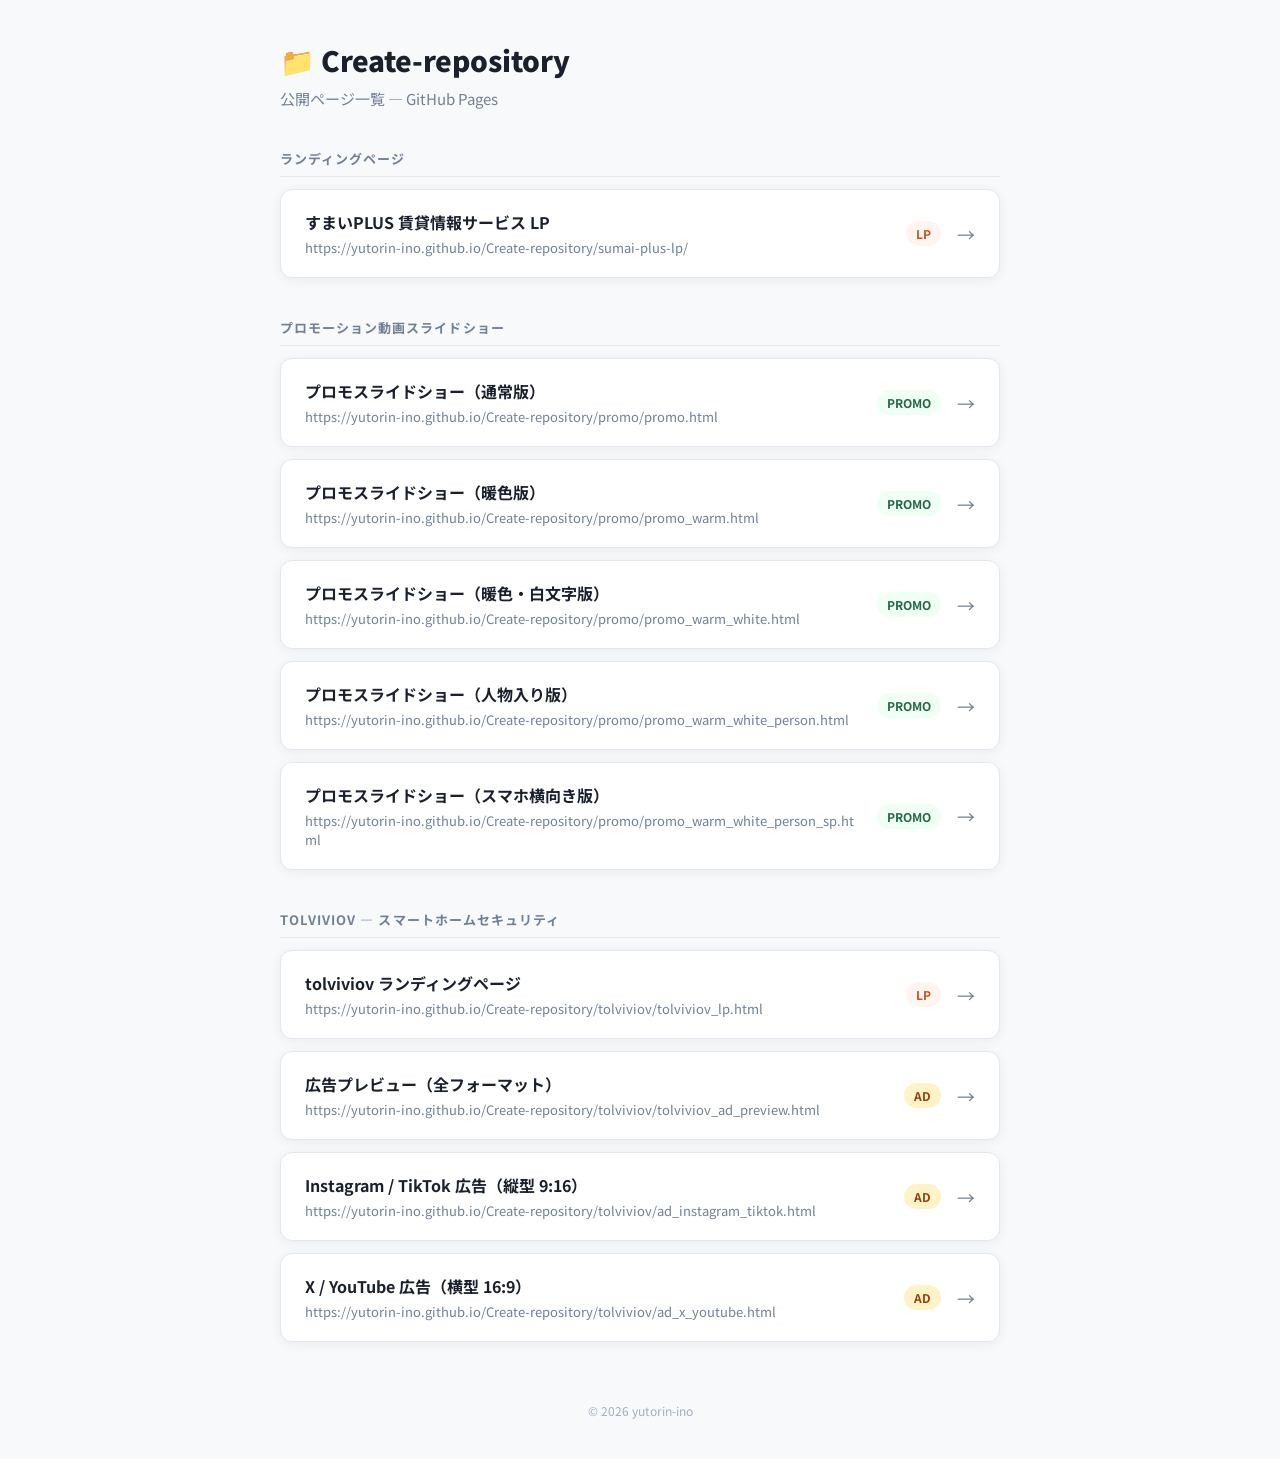
<file: index.html>
<!DOCTYPE html>
<html lang="ja">
<head>
  <meta charset="UTF-8">
  <meta name="viewport" content="width=device-width, initial-scale=1.0">
  <title>Create-repository | ページ一覧</title>
  <link href="https://fonts.googleapis.com/css2?family=Noto+Sans+JP:wght@400;700;900&display=swap" rel="stylesheet">
  <style>
    *, *::before, *::after { box-sizing: border-box; margin: 0; padding: 0; }
    body {
      font-family: 'Noto Sans JP', sans-serif;
      background: #f8f9fa;
      color: #1a202c;
      min-height: 100vh;
      padding: 40px 20px;
    }
    .container { max-width: 720px; margin: 0 auto; }
    h1 {
      font-size: 1.75rem;
      font-weight: 900;
      margin-bottom: 8px;
    }
    .subtitle {
      color: #718096;
      font-size: 0.9375rem;
      margin-bottom: 40px;
    }
    .section-title {
      font-size: 0.8125rem;
      font-weight: 700;
      text-transform: uppercase;
      letter-spacing: 0.08em;
      color: #718096;
      margin-bottom: 12px;
      padding-bottom: 8px;
      border-bottom: 1px solid #e2e8f0;
    }
    .cards { display: flex; flex-direction: column; gap: 12px; margin-bottom: 40px; }
    .card {
      background: #fff;
      border-radius: 12px;
      padding: 20px 24px;
      box-shadow: 0 2px 12px rgba(0,0,0,0.06);
      display: flex;
      align-items: center;
      justify-content: space-between;
      gap: 16px;
      text-decoration: none;
      color: inherit;
      transition: transform 0.15s, box-shadow 0.15s;
      border: 1px solid #e2e8f0;
    }
    .card:hover {
      transform: translateY(-2px);
      box-shadow: 0 6px 20px rgba(0,0,0,0.1);
    }
    .card-info { flex: 1; }
    .card-name {
      font-size: 1rem;
      font-weight: 700;
      margin-bottom: 4px;
    }
    .card-url {
      font-size: 0.8125rem;
      color: #718096;
      word-break: break-all;
    }
    .card-tag {
      flex-shrink: 0;
      font-size: 0.75rem;
      font-weight: 700;
      padding: 4px 10px;
      border-radius: 999px;
      background: #ebf8ff;
      color: #2b6cb0;
    }
    .card-tag.lp { background: #fff5f0; color: #c05621; }
    .card-tag.promo { background: #f0fff4; color: #276749; }
    .card-tag.ad { background: #fef3c7; color: #92400e; }
    .arrow { color: #718096; font-size: 1.125rem; }
    footer {
      text-align: center;
      color: #a0aec0;
      font-size: 0.75rem;
      margin-top: 60px;
    }
  </style>
</head>
<body>
  <div class="container">
    <h1>📁 Create-repository</h1>
    <p class="subtitle">公開ページ一覧 — GitHub Pages</p>

    <p class="section-title">ランディングページ</p>
    <div class="cards">
      <a class="card" href="./sumai-plus-lp/" target="_blank">
        <div class="card-info">
          <div class="card-name">すまいPLUS 賃貸情報サービス LP</div>
          <div class="card-url">https://yutorin-ino.github.io/Create-repository/sumai-plus-lp/</div>
        </div>
        <span class="card-tag lp">LP</span>
        <span class="arrow">→</span>
      </a>
    </div>

    <p class="section-title">プロモーション動画スライドショー</p>
    <div class="cards">
      <a class="card" href="./promo/promo.html" target="_blank">
        <div class="card-info">
          <div class="card-name">プロモスライドショー（通常版）</div>
          <div class="card-url">https://yutorin-ino.github.io/Create-repository/promo/promo.html</div>
        </div>
        <span class="card-tag promo">PROMO</span>
        <span class="arrow">→</span>
      </a>
      <a class="card" href="./promo/promo_warm.html" target="_blank">
        <div class="card-info">
          <div class="card-name">プロモスライドショー（暖色版）</div>
          <div class="card-url">https://yutorin-ino.github.io/Create-repository/promo/promo_warm.html</div>
        </div>
        <span class="card-tag promo">PROMO</span>
        <span class="arrow">→</span>
      </a>
      <a class="card" href="./promo/promo_warm_white.html" target="_blank">
        <div class="card-info">
          <div class="card-name">プロモスライドショー（暖色・白文字版）</div>
          <div class="card-url">https://yutorin-ino.github.io/Create-repository/promo/promo_warm_white.html</div>
        </div>
        <span class="card-tag promo">PROMO</span>
        <span class="arrow">→</span>
      </a>
      <a class="card" href="./promo/promo_warm_white_person.html" target="_blank">
        <div class="card-info">
          <div class="card-name">プロモスライドショー（人物入り版）</div>
          <div class="card-url">https://yutorin-ino.github.io/Create-repository/promo/promo_warm_white_person.html</div>
        </div>
        <span class="card-tag promo">PROMO</span>
        <span class="arrow">→</span>
      </a>
      <a class="card" href="./promo/promo_warm_white_person_sp.html" target="_blank">
        <div class="card-info">
          <div class="card-name">プロモスライドショー（スマホ横向き版）</div>
          <div class="card-url">https://yutorin-ino.github.io/Create-repository/promo/promo_warm_white_person_sp.html</div>
        </div>
        <span class="card-tag promo">PROMO</span>
        <span class="arrow">→</span>
      </a>
    </div>

    <p class="section-title">tolviviov — スマートホームセキュリティ</p>
    <div class="cards">
      <a class="card" href="./tolviviov/tolviviov_lp.html" target="_blank">
        <div class="card-info">
          <div class="card-name">tolviviov ランディングページ</div>
          <div class="card-url">https://yutorin-ino.github.io/Create-repository/tolviviov/tolviviov_lp.html</div>
        </div>
        <span class="card-tag lp">LP</span>
        <span class="arrow">→</span>
      </a>
      <a class="card" href="./tolviviov/tolviviov_ad_preview.html" target="_blank">
        <div class="card-info">
          <div class="card-name">広告プレビュー（全フォーマット）</div>
          <div class="card-url">https://yutorin-ino.github.io/Create-repository/tolviviov/tolviviov_ad_preview.html</div>
        </div>
        <span class="card-tag ad">AD</span>
        <span class="arrow">→</span>
      </a>
      <a class="card" href="./tolviviov/ad_instagram_tiktok.html" target="_blank">
        <div class="card-info">
          <div class="card-name">Instagram / TikTok 広告（縦型 9:16）</div>
          <div class="card-url">https://yutorin-ino.github.io/Create-repository/tolviviov/ad_instagram_tiktok.html</div>
        </div>
        <span class="card-tag ad">AD</span>
        <span class="arrow">→</span>
      </a>
      <a class="card" href="./tolviviov/ad_x_youtube.html" target="_blank">
        <div class="card-info">
          <div class="card-name">X / YouTube 広告（横型 16:9）</div>
          <div class="card-url">https://yutorin-ino.github.io/Create-repository/tolviviov/ad_x_youtube.html</div>
        </div>
        <span class="card-tag ad">AD</span>
        <span class="arrow">→</span>
      </a>
    </div>

    <footer>&copy; 2026 yutorin-ino</footer>
  </div>
</body>
</html>
</file>
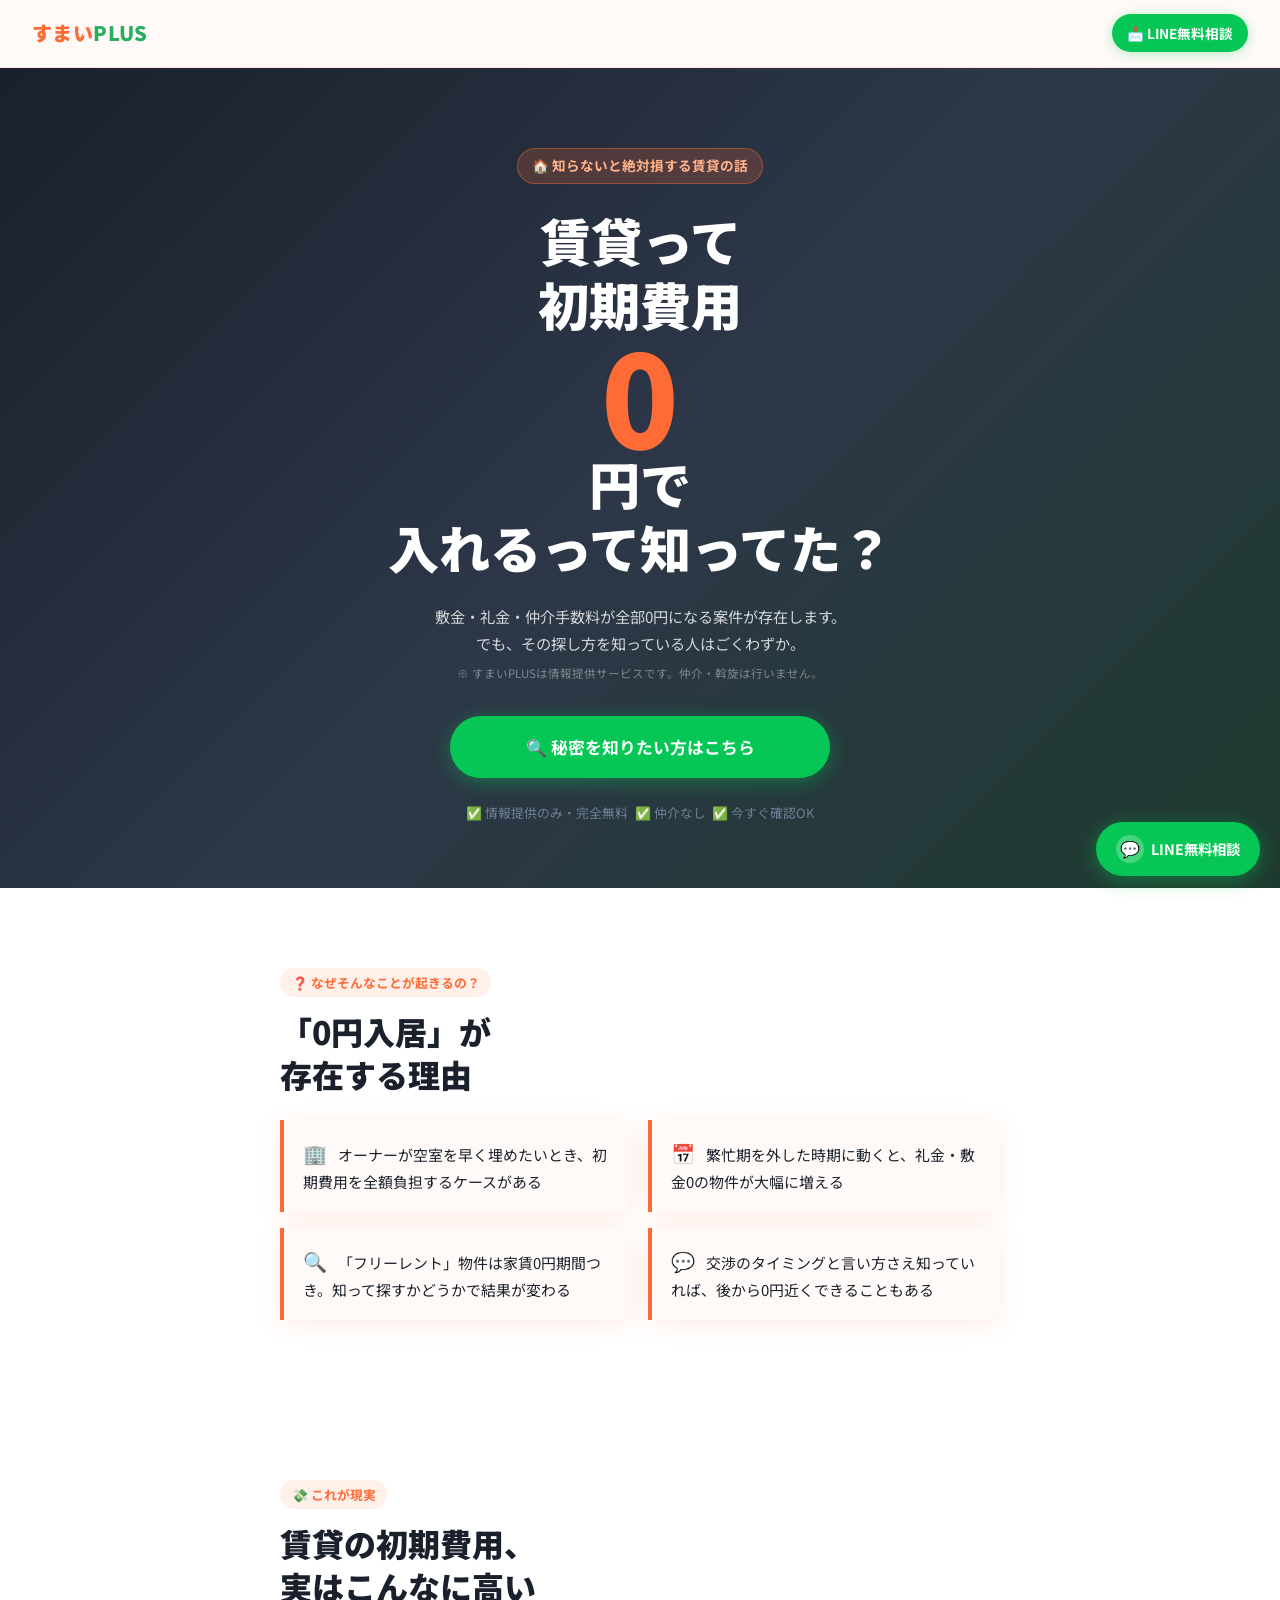
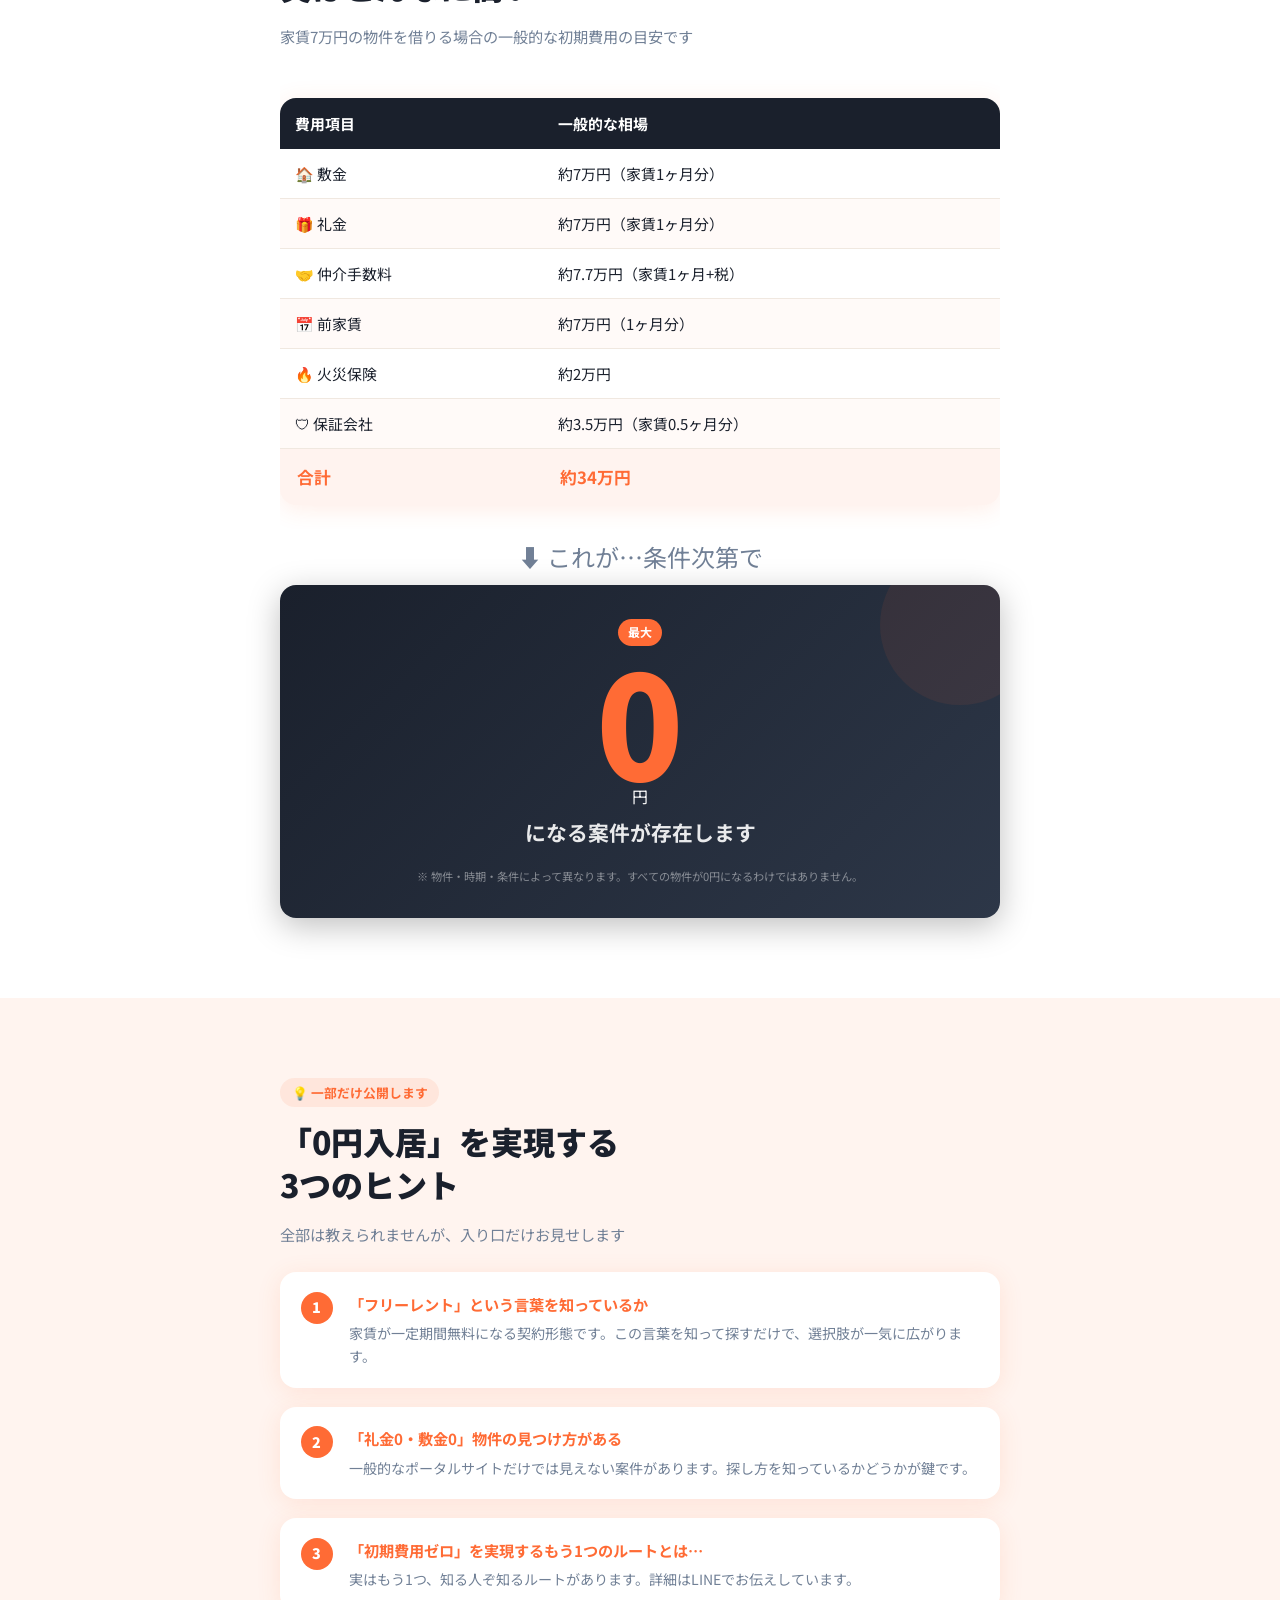
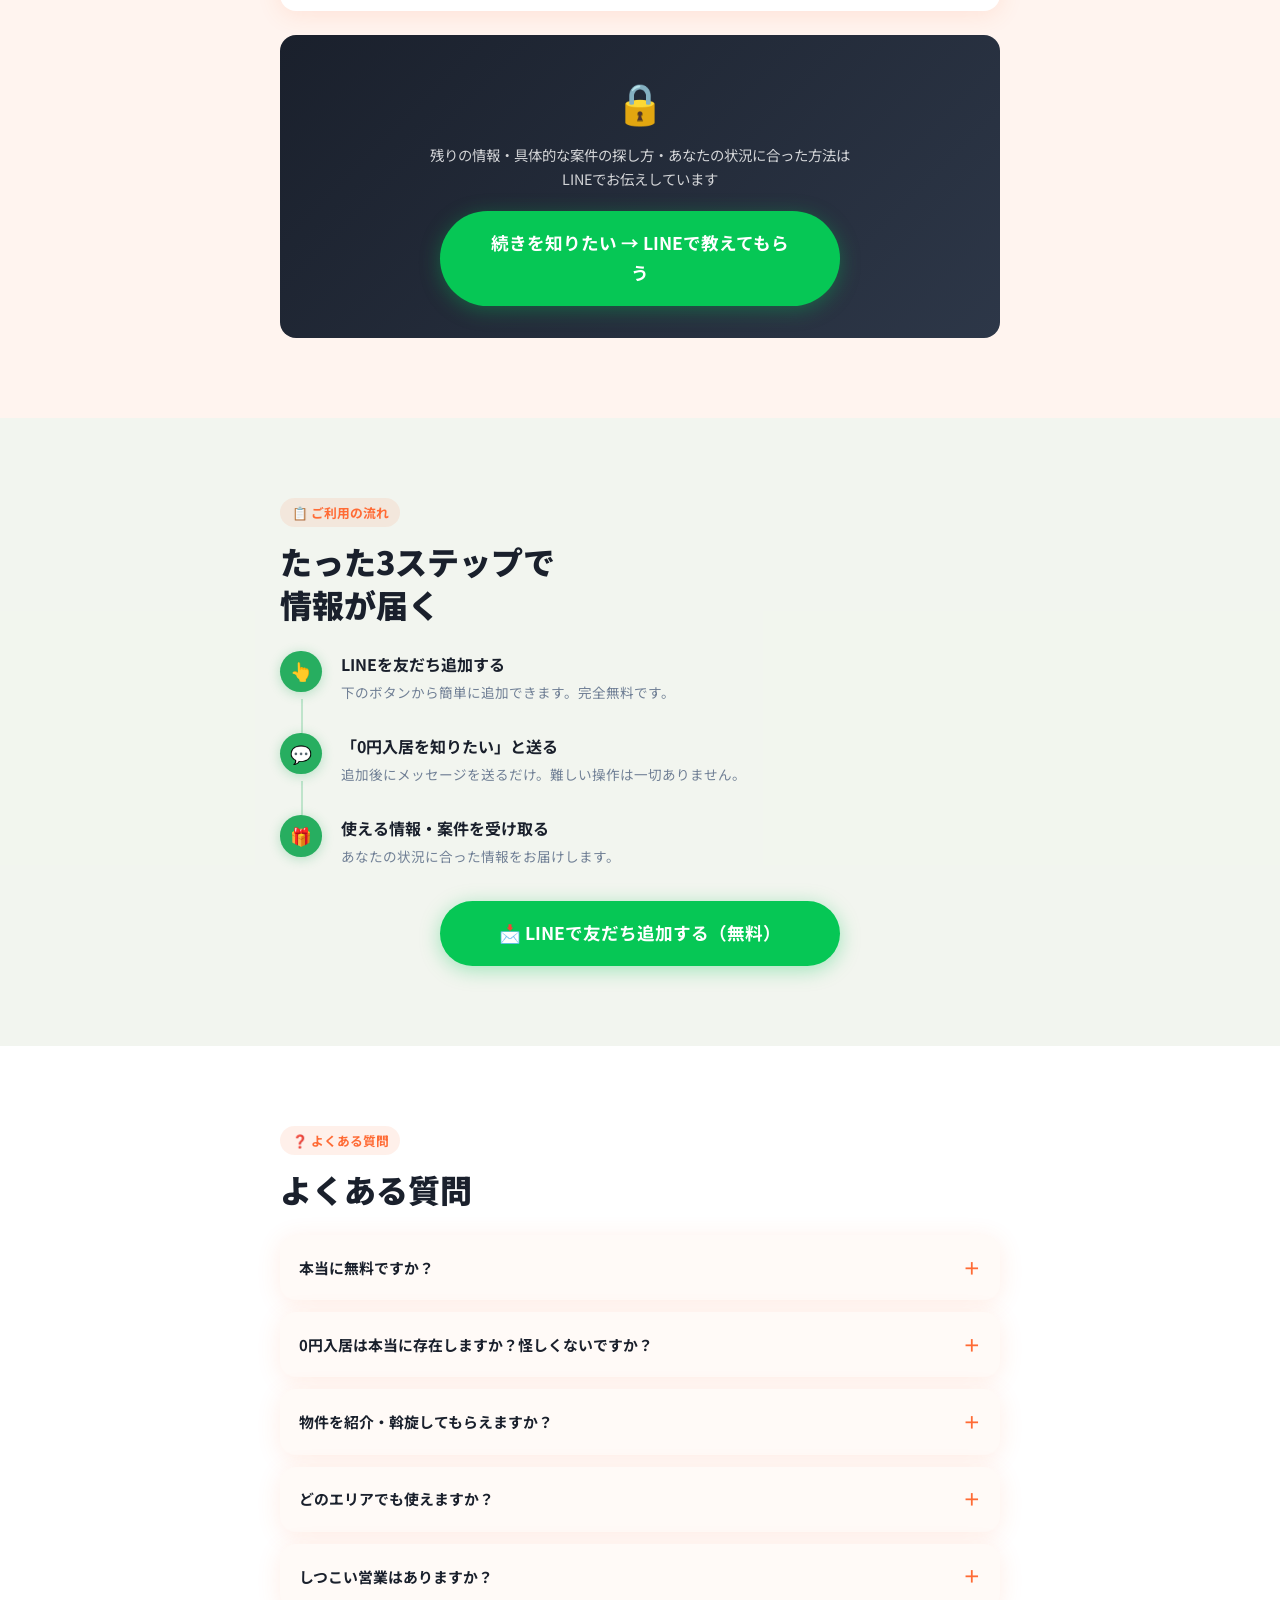
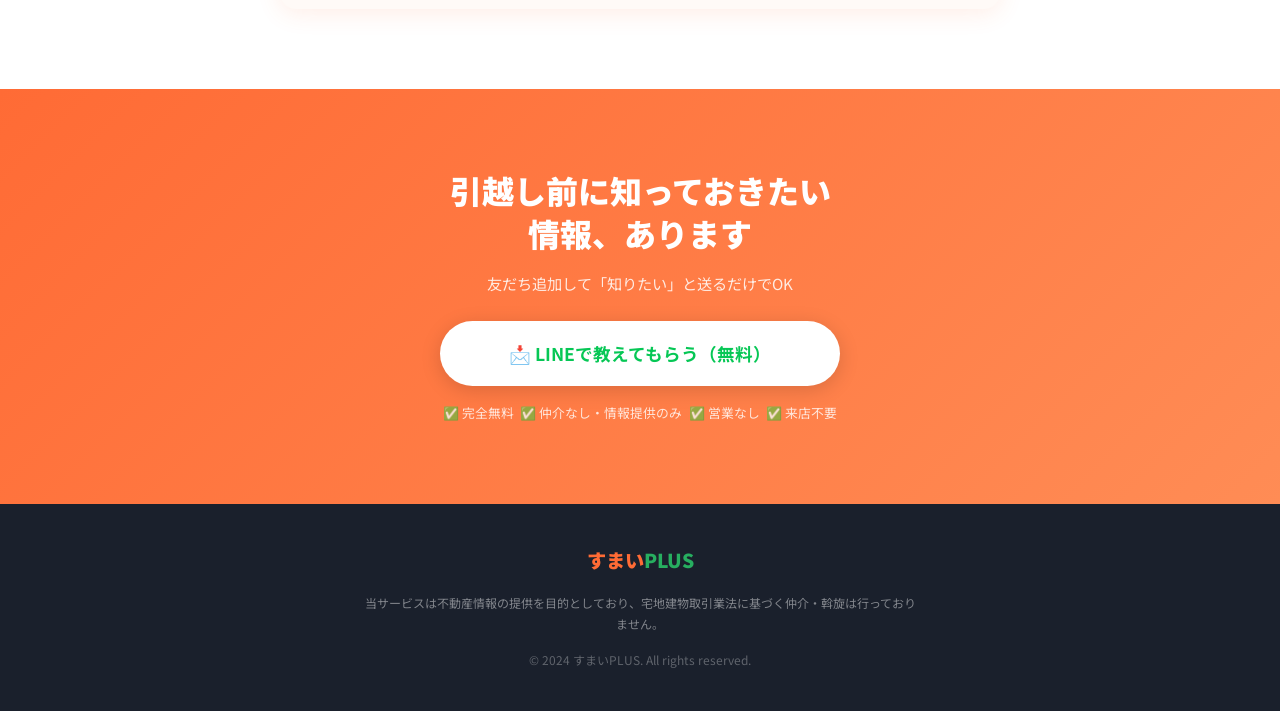
<file: sumai-plus-lp/index.html>
<!DOCTYPE html>
<html lang="ja">
<head>
  <meta charset="UTF-8">
  <meta name="viewport" content="width=device-width, initial-scale=1.0">
  <title>すまいPLUS｜賃貸初期費用0円を実現する情報提供サービス</title>
  <link rel="preconnect" href="https://fonts.googleapis.com">
  <link rel="preconnect" href="https://fonts.gstatic.com" crossorigin>
  <link href="https://fonts.googleapis.com/css2?family=Noto+Sans+JP:wght@400;500;700;900&display=swap" rel="stylesheet">
  <style>
    :root {
      --orange: #FF6B35;
      --green: #27AE60;
      --bg: #FFFAF7;
      --text: #1A202C;
      --gray: #718096;
      --line: #06C755;
      --dark: #1A202C;
      --radius: 16px;
      --shadow: 0 4px 24px rgba(255,107,53,0.12);
    }
    *, *::before, *::after { box-sizing: border-box; margin: 0; padding: 0; }
    html { scroll-behavior: smooth; }
    body {
      font-family: 'Noto Sans JP', sans-serif;
      background: var(--bg);
      color: var(--text);
      line-height: 1.7;
      font-size: 16px;
    }
    a { text-decoration: none; color: inherit; }
    img { max-width: 100%; }

    /* ===== ヘッダー ===== */
    header {
      position: sticky;
      top: 0;
      z-index: 100;
      background: rgba(255,250,247,0.96);
      backdrop-filter: blur(8px);
      border-bottom: 1px solid rgba(255,107,53,0.15);
      padding: 0.75rem 1.25rem;
      display: flex;
      align-items: center;
      justify-content: space-between;
    }
    .logo {
      font-size: 1.25rem;
      font-weight: 900;
      letter-spacing: 0.02em;
    }
    .logo span:first-child { color: var(--orange); }
    .logo span:last-child { color: var(--green); }
    .header-cta {
      display: inline-flex;
      align-items: center;
      gap: 0.4em;
      background: var(--line);
      color: #fff;
      font-weight: 700;
      font-size: 0.85rem;
      padding: 0.55em 1.1em;
      border-radius: 999px;
      white-space: nowrap;
      box-shadow: 0 2px 12px rgba(6,199,85,0.3);
      transition: opacity 0.2s;
    }
    .header-cta:hover { opacity: 0.88; }

    /* ===== 共通 ===== */
    section { padding: 4rem 1.25rem; }
    .container { max-width: 720px; margin: 0 auto; }
    .section-tag {
      display: inline-block;
      font-size: 0.8rem;
      font-weight: 700;
      color: var(--orange);
      background: rgba(255,107,53,0.1);
      padding: 0.3em 0.9em;
      border-radius: 999px;
      margin-bottom: 0.8rem;
    }
    .section-title {
      font-size: clamp(1.4rem, 4vw, 2rem);
      font-weight: 900;
      line-height: 1.35;
      margin-bottom: 1rem;
    }
    .section-lead {
      color: var(--gray);
      font-size: 0.95rem;
      margin-bottom: 1.5rem;
    }
    .btn-line {
      display: inline-flex;
      align-items: center;
      justify-content: center;
      gap: 0.5em;
      background: var(--line);
      color: #fff;
      font-weight: 700;
      font-size: 1rem;
      padding: 0.9em 2em;
      border-radius: 999px;
      box-shadow: 0 4px 20px rgba(6,199,85,0.35);
      transition: transform 0.2s, box-shadow 0.2s;
      cursor: pointer;
    }
    .btn-line:hover { transform: translateY(-2px); box-shadow: 0 8px 28px rgba(6,199,85,0.4); }
    .btn-line-lg {
      font-size: 1.1rem;
      padding: 1em 2.5em;
      width: 100%;
      max-width: 400px;
    }
    .trust-text {
      font-size: 0.8rem;
      color: var(--gray);
      margin-top: 0.75rem;
      display: flex;
      flex-wrap: wrap;
      gap: 0.5em;
      justify-content: center;
    }
    .trust-text span { white-space: nowrap; }

    /* ===== ヒーロー ===== */
    #hero {
      background: linear-gradient(135deg, #1A202C 0%, #2D3748 50%, #1e3a2f 100%);
      color: #fff;
      padding: 5rem 1.25rem 4rem;
      text-align: center;
    }
    .hero-badge {
      display: inline-block;
      background: rgba(255,107,53,0.2);
      border: 1px solid rgba(255,107,53,0.4);
      color: #FFB38A;
      font-size: 0.85rem;
      font-weight: 700;
      padding: 0.4em 1em;
      border-radius: 999px;
      margin-bottom: 1.5rem;
    }
    .hero-copy {
      font-size: clamp(2rem, 7vw, 3.2rem);
      font-weight: 900;
      line-height: 1.25;
      margin-bottom: 1.5rem;
    }
    .hero-zero {
      font-size: clamp(4rem, 18vw, 8rem);
      font-weight: 900;
      color: var(--orange);
      line-height: 0.9;
      display: block;
    }
    .hero-sub {
      font-size: 0.95rem;
      color: rgba(255,255,255,0.8);
      max-width: 480px;
      margin: 0 auto 0.5rem;
      line-height: 1.75;
    }
    .hero-disclaimer {
      font-size: 0.72rem;
      color: rgba(255,255,255,0.4);
      margin-bottom: 2rem;
    }
    .hero-cta-wrap {
      display: flex;
      flex-direction: column;
      align-items: center;
      gap: 0.75rem;
    }
    .hero-cta-btn {
      display: inline-flex;
      align-items: center;
      gap: 0.5em;
      background: var(--line);
      color: #fff;
      font-weight: 700;
      font-size: 1.05rem;
      padding: 1em 2.2em;
      border-radius: 999px;
      box-shadow: 0 4px 20px rgba(6,199,85,0.4);
      width: 100%;
      max-width: 380px;
      justify-content: center;
      transition: transform 0.2s;
    }
    .hero-cta-btn:hover { transform: translateY(-2px); }

    /* ===== なぜ0円 ===== */
    #why { background: #fff; }
    .reason-cards { display: flex; flex-direction: column; gap: 1rem; margin-top: 1.5rem; }
    .reason-card {
      background: var(--bg);
      border-left: 4px solid var(--orange);
      border-radius: 0 var(--radius) var(--radius) 0;
      padding: 1.1rem 1.2rem;
      box-shadow: var(--shadow);
      font-size: 0.93rem;
      line-height: 1.65;
    }
    .reason-card-icon { font-size: 1.3em; margin-right: 0.4em; }

    /* ===== 初期費用テーブル ===== */
    #cost { background: #fff; }
    .cost-table {
      width: 100%;
      border-collapse: collapse;
      border-radius: var(--radius);
      overflow: hidden;
      box-shadow: var(--shadow);
      margin: 1.5rem 0;
      font-size: 0.93rem;
    }
    .cost-table thead tr {
      background: var(--dark);
      color: #fff;
    }
    .cost-table thead th {
      padding: 0.85em 1em;
      text-align: left;
      font-weight: 700;
    }
    .cost-table tbody tr { border-bottom: 1px solid #f0e8e0; }
    .cost-table tbody tr:last-child { border-bottom: none; }
    .cost-table tbody td { padding: 0.8em 1em; }
    .cost-table tbody tr:nth-child(even) { background: rgba(255,107,53,0.03); }
    .cost-table .total-row {
      background: rgba(255,107,53,0.08) !important;
      font-weight: 900;
      font-size: 1.05rem;
      color: var(--orange);
    }
    .cost-arrow {
      text-align: center;
      font-size: 1.5rem;
      margin: 0.5rem 0;
      color: var(--gray);
    }
    .zero-card {
      background: linear-gradient(135deg, #1A202C, #2D3748);
      border-radius: var(--radius);
      padding: 2rem 1.5rem;
      text-align: center;
      color: #fff;
      box-shadow: 0 8px 32px rgba(0,0,0,0.25);
      position: relative;
      overflow: hidden;
    }
    .zero-card::before {
      content: '';
      position: absolute;
      top: -40px; right: -40px;
      width: 160px; height: 160px;
      background: rgba(255,107,53,0.08);
      border-radius: 50%;
    }
    .zero-badge {
      display: inline-block;
      background: var(--orange);
      color: #fff;
      font-size: 0.75rem;
      font-weight: 700;
      padding: 0.25em 0.8em;
      border-radius: 999px;
      margin-bottom: 0.5rem;
    }
    .zero-num {
      font-size: clamp(5rem, 20vw, 9rem);
      font-weight: 900;
      color: var(--orange);
      line-height: 0.9;
      display: block;
    }
    .zero-suffix {
      font-size: 1.3rem;
      font-weight: 700;
      color: rgba(255,255,255,0.9);
      margin-top: 0.3rem;
      display: block;
    }
    .zero-note {
      font-size: 0.7rem;
      color: rgba(255,255,255,0.45);
      margin-top: 1rem;
    }

    /* ===== ヒント ===== */
    #hints { background: rgba(255,107,53,0.04); }
    .hint-cards { display: flex; flex-direction: column; gap: 1.2rem; margin: 1.5rem 0; }
    .hint-card {
      background: #fff;
      border-radius: var(--radius);
      padding: 1.2rem 1.3rem;
      box-shadow: var(--shadow);
      display: flex;
      gap: 1rem;
      align-items: flex-start;
    }
    .hint-num {
      min-width: 2rem;
      height: 2rem;
      background: var(--orange);
      color: #fff;
      border-radius: 50%;
      display: flex;
      align-items: center;
      justify-content: center;
      font-weight: 900;
      font-size: 0.9rem;
      flex-shrink: 0;
    }
    .hint-body h3 {
      font-size: 0.95rem;
      font-weight: 700;
      margin-bottom: 0.3rem;
      color: var(--orange);
    }
    .hint-body p { font-size: 0.88rem; color: var(--gray); line-height: 1.65; }
    .hint-lock {
      background: linear-gradient(135deg, #1A202C, #2D3748);
      border-radius: var(--radius);
      padding: 2rem 1.5rem;
      text-align: center;
      color: #fff;
      margin-top: 1.5rem;
    }
    .hint-lock .lock-icon { font-size: 2.5rem; margin-bottom: 0.5rem; display: block; }
    .hint-lock p {
      font-size: 0.9rem;
      color: rgba(255,255,255,0.8);
      margin-bottom: 1.2rem;
      line-height: 1.7;
    }

    /* ===== フロー ===== */
    #flow { background: rgba(39,174,96,0.06); }
    .flow-timeline { display: flex; flex-direction: column; gap: 0; margin-top: 1.5rem; position: relative; }
    .flow-item {
      display: flex;
      gap: 1.2rem;
      align-items: flex-start;
      position: relative;
      padding-bottom: 1.8rem;
    }
    .flow-item:last-child { padding-bottom: 0; }
    .flow-item::before {
      content: '';
      position: absolute;
      left: 1.3rem;
      top: 3rem;
      bottom: 0;
      width: 2px;
      background: rgba(39,174,96,0.25);
    }
    .flow-item:last-child::before { display: none; }
    .flow-icon-wrap {
      min-width: 2.6rem;
      height: 2.6rem;
      background: var(--green);
      border-radius: 50%;
      display: flex;
      align-items: center;
      justify-content: center;
      font-size: 1.1rem;
      flex-shrink: 0;
      box-shadow: 0 2px 12px rgba(39,174,96,0.3);
    }
    .flow-body h3 {
      font-size: 1rem;
      font-weight: 700;
      margin-bottom: 0.2rem;
    }
    .flow-body p { font-size: 0.85rem; color: var(--gray); }

    /* ===== FAQ ===== */
    #faq { background: #fff; }
    .faq-list { display: flex; flex-direction: column; gap: 0.75rem; margin-top: 1.5rem; }
    details {
      background: var(--bg);
      border-radius: var(--radius);
      overflow: hidden;
      box-shadow: var(--shadow);
    }
    summary {
      padding: 1.1rem 1.2rem;
      font-weight: 700;
      font-size: 0.93rem;
      cursor: pointer;
      list-style: none;
      display: flex;
      align-items: center;
      justify-content: space-between;
      gap: 0.5rem;
    }
    summary::-webkit-details-marker { display: none; }
    summary::after {
      content: '＋';
      color: var(--orange);
      font-size: 1.1rem;
      flex-shrink: 0;
      transition: transform 0.2s;
    }
    details[open] summary::after { content: '－'; }
    .faq-answer {
      padding: 0 1.2rem 1.1rem;
      font-size: 0.88rem;
      color: var(--gray);
      line-height: 1.75;
    }

    /* ===== 最終CTA ===== */
    #final-cta {
      background: linear-gradient(135deg, var(--orange) 0%, #FF8C55 100%);
      color: #fff;
      text-align: center;
    }
    #final-cta .section-title { color: #fff; }
    #final-cta .section-lead { color: rgba(255,255,255,0.85); }
    #final-cta .trust-text { color: rgba(255,255,255,0.8); }

    /* ===== フッター ===== */
    footer {
      background: var(--dark);
      color: rgba(255,255,255,0.7);
      padding: 2.5rem 1.25rem;
      text-align: center;
    }
    .footer-logo {
      font-size: 1.2rem;
      font-weight: 900;
      margin-bottom: 1rem;
    }
    .footer-logo span:first-child { color: var(--orange); }
    .footer-logo span:last-child { color: var(--green); }
    .footer-disclaimer {
      font-size: 0.75rem;
      color: rgba(255,255,255,0.45);
      max-width: 560px;
      margin: 0 auto 1rem;
      line-height: 1.75;
    }
    .footer-copy { font-size: 0.75rem; color: rgba(255,255,255,0.3); }

    /* ===== フローティングボタン ===== */
    .float-btn {
      position: fixed;
      bottom: 1.5rem;
      right: 1.25rem;
      z-index: 200;
      background: var(--line);
      color: #fff;
      border-radius: 999px;
      padding: 0.9em 1.4em;
      font-weight: 700;
      font-size: 0.9rem;
      display: flex;
      align-items: center;
      gap: 0.5em;
      box-shadow: 0 4px 20px rgba(6,199,85,0.45);
      transition: transform 0.2s, box-shadow 0.2s;
    }
    .float-btn:hover { transform: translateY(-3px); box-shadow: 0 8px 28px rgba(6,199,85,0.5); }
    .float-btn-icon {
      width: 28px; height: 28px;
      background: rgba(255,255,255,0.25);
      border-radius: 50%;
      display: flex;
      align-items: center;
      justify-content: center;
      font-size: 1rem;
    }

    /* ===== レスポンシブ ===== */
    @media (min-width: 640px) {
      .reason-cards { display: grid; grid-template-columns: 1fr 1fr; }
      .hint-cards { display: grid; grid-template-columns: 1fr; }
    }
    @media (min-width: 768px) {
      section { padding: 5rem 2rem; }
      header { padding: 0.9rem 2rem; }
    }

    /* ===== スマホ最適化 ===== */
    .cost-table-scroll { overflow-x: auto; -webkit-overflow-scrolling: touch; }

    @media (max-width: 480px) {
      section { padding: 2.5rem 1rem; }
      #hero { padding: 3rem 1rem 2.5rem; }
      .hero-copy { font-size: clamp(1.6rem, 7vw, 2.2rem); }
      .hero-zero { font-size: clamp(3.5rem, 18vw, 6rem); }
      .hero-sub br { display: none; }
      .cost-table { font-size: 0.82rem; }
      .cost-table thead th,
      .cost-table tbody td { padding: 0.65em 0.75em; }
      .btn-line-lg { font-size: 1rem; padding: 0.9em 1.5em; }
      .float-btn { bottom: 1rem; right: 1rem; padding: 0.75em 1.1em; font-size: 0.85rem; }
      .hint-lock { padding: 1.5rem 1.2rem; }
      footer { padding: 2rem 1rem; }
    }

    @media (max-width: 360px) {
      .header-cta { font-size: 0.78rem; padding: 0.45em 0.8em; }
      .section-title { font-size: clamp(1.25rem, 5vw, 1.6rem); }
    }
  </style>
</head>
<body>

<!-- ===== ヘッダー ===== -->
<header>
  <div class="logo">
    <span>すまい</span><span>PLUS</span>
  </div>
  <a href="https://line.me/ti/p/@012bbuuk" class="header-cta" target="_blank" rel="noopener">
    📩 LINE無料相談
  </a>
</header>

<!-- ===== ヒーロー ===== -->
<section id="hero">
  <div class="container">
    <div class="hero-badge">🏠 知らないと絶対損する賃貸の話</div>
    <div class="hero-copy">
      賃貸って<br>
      初期費用<span class="hero-zero">0</span>円で<br>
      入れるって知ってた？
    </div>
    <p class="hero-sub">
      敷金・礼金・仲介手数料が全部0円になる案件が存在します。<br>
      でも、その探し方を知っている人はごくわずか。
    </p>
    <p class="hero-disclaimer">※ すまいPLUSは情報提供サービスです。仲介・斡旋は行いません。</p>
    <div class="hero-cta-wrap">
      <a href="https://line.me/ti/p/@012bbuuk" class="hero-cta-btn" target="_blank" rel="noopener">
        🔍 秘密を知りたい方はこちら
      </a>
      <div class="trust-text">
        <span>✅ 情報提供のみ・完全無料</span>
        <span>✅ 仲介なし</span>
        <span>✅ 今すぐ確認OK</span>
      </div>
    </div>
  </div>
</section>

<!-- ===== なぜ0円が存在するのか ===== -->
<section id="why">
  <div class="container">
    <span class="section-tag">❓ なぜそんなことが起きるの？</span>
    <h2 class="section-title">「0円入居」が<br>存在する理由</h2>
    <div class="reason-cards">
      <div class="reason-card">
        <span class="reason-card-icon">🏢</span>
        オーナーが空室を早く埋めたいとき、初期費用を全額負担するケースがある
      </div>
      <div class="reason-card">
        <span class="reason-card-icon">📅</span>
        繁忙期を外した時期に動くと、礼金・敷金0の物件が大幅に増える
      </div>
      <div class="reason-card">
        <span class="reason-card-icon">🔍</span>
        「フリーレント」物件は家賃0円期間つき。知って探すかどうかで結果が変わる
      </div>
      <div class="reason-card">
        <span class="reason-card-icon">💬</span>
        交渉のタイミングと言い方さえ知っていれば、後から0円近くできることもある
      </div>
    </div>
  </div>
</section>

<!-- ===== 初期費用の相場 ===== -->
<section id="cost">
  <div class="container">
    <span class="section-tag">💸 これが現実</span>
    <h2 class="section-title">賃貸の初期費用、<br>実はこんなに高い</h2>
    <p class="section-lead">家賃7万円の物件を借りる場合の一般的な初期費用の目安です</p>

    <div class="cost-table-scroll">
    <table class="cost-table">
      <thead>
        <tr>
          <th>費用項目</th>
          <th>一般的な相場</th>
        </tr>
      </thead>
      <tbody>
        <tr><td>🏠 敷金</td><td>約7万円（家賃1ヶ月分）</td></tr>
        <tr><td>🎁 礼金</td><td>約7万円（家賃1ヶ月分）</td></tr>
        <tr><td>🤝 仲介手数料</td><td>約7.7万円（家賃1ヶ月+税）</td></tr>
        <tr><td>📅 前家賃</td><td>約7万円（1ヶ月分）</td></tr>
        <tr><td>🔥 火災保険</td><td>約2万円</td></tr>
        <tr><td>🛡 保証会社</td><td>約3.5万円（家賃0.5ヶ月分）</td></tr>
        <tr class="total-row"><td><strong>合計</strong></td><td><strong>約34万円</strong></td></tr>
      </tbody>
    </table>
    </div>

    <div class="cost-arrow">⬇️ これが…条件次第で</div>

    <div class="zero-card">
      <span class="zero-badge">最大</span>
      <span class="zero-num">0</span>
      <span>円</span>
      <span class="zero-suffix">になる案件が存在します</span>
      <p class="zero-note">※ 物件・時期・条件によって異なります。すべての物件が0円になるわけではありません。</p>
    </div>
  </div>
</section>

<!-- ===== ヒント ===== -->
<section id="hints">
  <div class="container">
    <span class="section-tag">💡 一部だけ公開します</span>
    <h2 class="section-title">「0円入居」を実現する<br>3つのヒント</h2>
    <p class="section-lead">全部は教えられませんが、入り口だけお見せします</p>

    <div class="hint-cards">
      <div class="hint-card">
        <div class="hint-num">1</div>
        <div class="hint-body">
          <h3>「フリーレント」という言葉を知っているか</h3>
          <p>家賃が一定期間無料になる契約形態です。この言葉を知って探すだけで、選択肢が一気に広がります。</p>
        </div>
      </div>
      <div class="hint-card">
        <div class="hint-num">2</div>
        <div class="hint-body">
          <h3>「礼金0・敷金0」物件の見つけ方がある</h3>
          <p>一般的なポータルサイトだけでは見えない案件があります。探し方を知っているかどうかが鍵です。</p>
        </div>
      </div>
      <div class="hint-card">
        <div class="hint-num">3</div>
        <div class="hint-body">
          <h3>「初期費用ゼロ」を実現するもう1つのルートとは…</h3>
          <p>実はもう1つ、知る人ぞ知るルートがあります。詳細はLINEでお伝えしています。</p>
        </div>
      </div>
    </div>

    <div class="hint-lock">
      <span class="lock-icon">🔒</span>
      <p>残りの情報・具体的な案件の探し方・あなたの状況に合った方法は<br>LINEでお伝えしています</p>
      <a href="https://line.me/ti/p/@012bbuuk" class="btn-line btn-line-lg" target="_blank" rel="noopener">
        続きを知りたい → LINEで教えてもらう
      </a>
    </div>
  </div>
</section>

<!-- ===== ご利用の流れ ===== -->
<section id="flow">
  <div class="container">
    <span class="section-tag">📋 ご利用の流れ</span>
    <h2 class="section-title">たった3ステップで<br>情報が届く</h2>

    <div class="flow-timeline">
      <div class="flow-item">
        <div class="flow-icon-wrap">👆</div>
        <div class="flow-body">
          <h3>LINEを友だち追加する</h3>
          <p>下のボタンから簡単に追加できます。完全無料です。</p>
        </div>
      </div>
      <div class="flow-item">
        <div class="flow-icon-wrap">💬</div>
        <div class="flow-body">
          <h3>「0円入居を知りたい」と送る</h3>
          <p>追加後にメッセージを送るだけ。難しい操作は一切ありません。</p>
        </div>
      </div>
      <div class="flow-item">
        <div class="flow-icon-wrap">🎁</div>
        <div class="flow-body">
          <h3>使える情報・案件を受け取る</h3>
          <p>あなたの状況に合った情報をお届けします。</p>
        </div>
      </div>
    </div>

    <div style="text-align:center; margin-top:2rem;">
      <a href="https://line.me/ti/p/@012bbuuk" class="btn-line btn-line-lg" target="_blank" rel="noopener">
        📩 LINEで友だち追加する（無料）
      </a>
    </div>
  </div>
</section>

<!-- ===== よくある質問 ===== -->
<section id="faq">
  <div class="container">
    <span class="section-tag">❓ よくある質問</span>
    <h2 class="section-title">よくある質問</h2>

    <div class="faq-list">
      <details>
        <summary>本当に無料ですか？</summary>
        <div class="faq-answer">
          はい、すまいPLUSの情報提供サービスは完全無料です。友だち追加・相談・情報受け取りのすべての段階において、費用は一切発生しません。
        </div>
      </details>
      <details>
        <summary>0円入居は本当に存在しますか？怪しくないですか？</summary>
        <div class="faq-answer">
          はい、実在します。敷金・礼金ゼロの物件やフリーレント物件は、空室対策や季節要因などにより実際に市場に流通しています。すまいPLUSは怪しいサービスや勧誘・投資などとは一切関係なく、正規の不動産情報に基づいた知識・ノウハウをお伝えする情報提供サービスです。
        </div>
      </details>
      <details>
        <summary>物件を紹介・斡旋してもらえますか？</summary>
        <div class="faq-answer">
          いいえ。すまいPLUSは宅地建物取引業法に基づく仲介・斡旋は一切行っておりません。あくまでも「情報・ノウハウの提供」を目的としたサービスです。具体的な物件契約については、不動産会社にご相談ください。
        </div>
      </details>
      <details>
        <summary>どのエリアでも使えますか？</summary>
        <div class="faq-answer">
          全国の賃貸物件に関する一般的な知識・情報をお伝えすることは可能です。ただし、エリアによって物件事情は異なるため、お気軽にLINEでご相談ください。
        </div>
      </details>
      <details>
        <summary>しつこい営業はありますか？</summary>
        <div class="faq-answer">
          ありません。すまいPLUSは情報提供サービスであり、営業・勧誘・売り込みは一切行っておりません。必要な情報だけをお届けし、その後の行動はすべてあなた自身のご判断に委ねています。
        </div>
      </details>
    </div>
  </div>
</section>

<!-- ===== 最終CTA ===== -->
<section id="final-cta">
  <div class="container" style="text-align:center;">
    <h2 class="section-title">引越し前に知っておきたい<br>情報、あります</h2>
    <p class="section-lead">友だち追加して「知りたい」と送るだけでOK</p>
    <a href="https://line.me/ti/p/@012bbuuk" class="btn-line btn-line-lg" target="_blank" rel="noopener" style="background:#fff; color:var(--line); box-shadow:0 4px 20px rgba(0,0,0,0.15); margin:0 auto;">
      📩 LINEで教えてもらう（無料）
    </a>
    <div class="trust-text" style="justify-content:center; margin-top:1rem;">
      <span>✅ 完全無料</span>
      <span>✅ 仲介なし・情報提供のみ</span>
      <span>✅ 営業なし</span>
      <span>✅ 来店不要</span>
    </div>
  </div>
</section>

<!-- ===== フッター ===== -->
<footer>
  <div class="footer-logo">
    <span>すまい</span><span>PLUS</span>
  </div>
  <p class="footer-disclaimer">
    当サービスは不動産情報の提供を目的としており、宅地建物取引業法に基づく仲介・斡旋は行っておりません。
  </p>
  <p class="footer-copy">© 2024 すまいPLUS. All rights reserved.</p>
</footer>

<!-- ===== フローティングボタン ===== -->
<a href="https://line.me/ti/p/@012bbuuk" class="float-btn" target="_blank" rel="noopener">
  <div class="float-btn-icon">💬</div>
  LINE無料相談
</a>

</body>
</html>
</file>
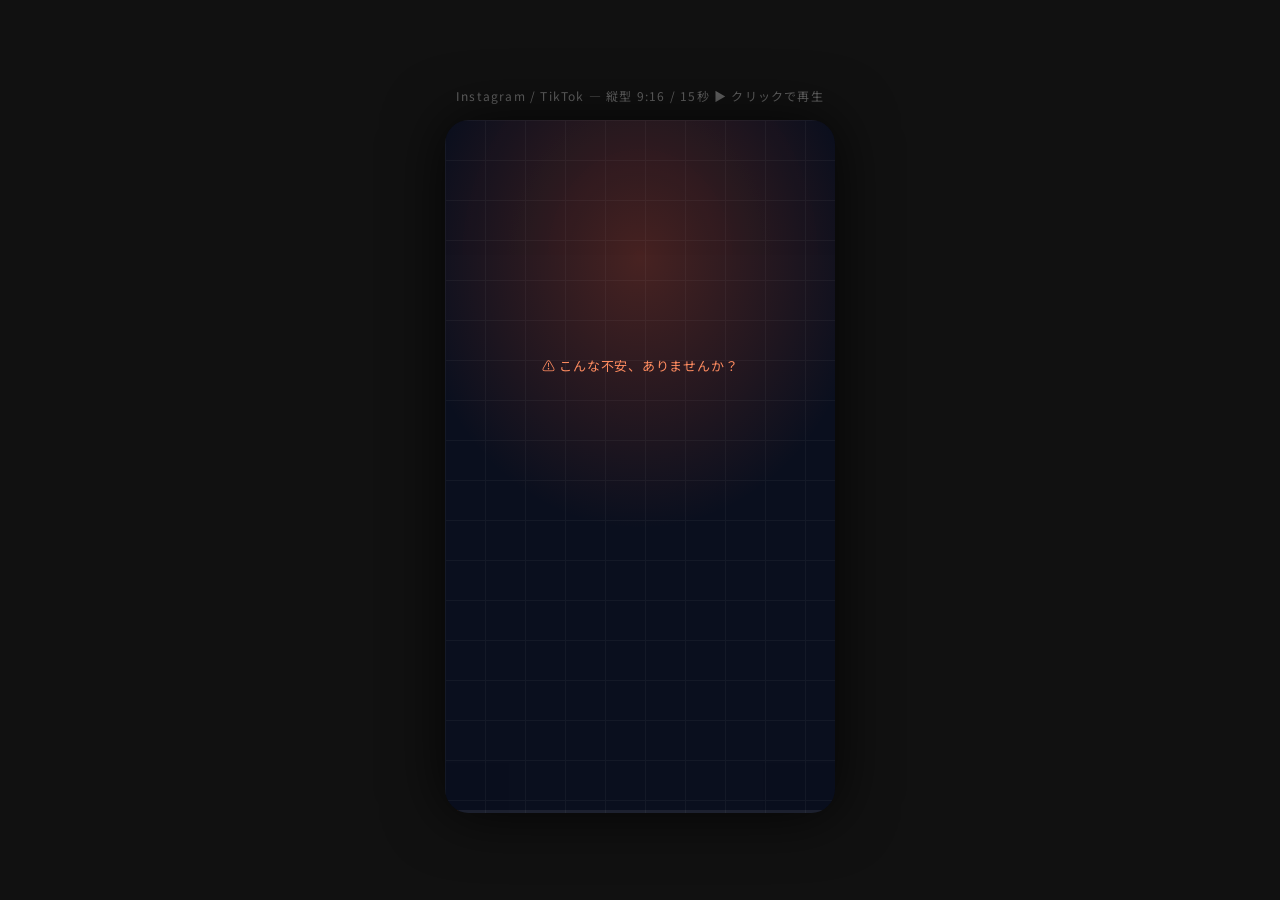
<file: tolviviov/ad_instagram_tiktok.html>
<!DOCTYPE html>
<html lang="ja">
<head>
<meta charset="UTF-8">
<meta name="viewport" content="width=device-width, initial-scale=1.0">
<title>Instagram / TikTok 広告 — tolviviov 9:16</title>
<link href="https://fonts.googleapis.com/css2?family=Noto+Sans+JP:wght@400;700;900&family=DM+Sans:wght@700;900&display=swap" rel="stylesheet">
<style>
* { box-sizing: border-box; margin: 0; padding: 0; }
body {
  background: #111;
  display: flex; flex-direction: column;
  align-items: center; justify-content: center;
  min-height: 100vh;
  font-family: 'Noto Sans JP', sans-serif;
  gap: 16px;
}
.label { color: #666; font-size: 12px; letter-spacing: 0.1em; }
.stage {
  width: 390px;
  height: 693px; /* 9:16 */
  position: relative;
  overflow: hidden;
  border-radius: 24px;
  background: #0A0F1E;
  box-shadow: 0 0 60px rgba(0,0,0,0.8);
  cursor: pointer;
}

/* ── SCENES ── */
.scene {
  position: absolute; inset: 0;
  display: flex; flex-direction: column;
  align-items: center; justify-content: center;
  padding: 40px 28px;
  opacity: 0;
  pointer-events: none;
  transition: none;
}
.scene.active { opacity: 1; pointer-events: all; }

/* BG layers */
.bg-glow {
  position: absolute; inset: 0; z-index: 0;
  background: radial-gradient(ellipse 90% 60% at 50% 20%, rgba(255,92,43,0.25) 0%, transparent 65%);
}
.bg-grid {
  position: absolute; inset: 0; z-index: 0; opacity: 0.04;
  background-image: linear-gradient(rgba(255,255,255,1) 1px, transparent 1px),
                    linear-gradient(90deg, rgba(255,255,255,1) 1px, transparent 1px);
  background-size: 40px 40px;
}
.scene-content { position: relative; z-index: 1; width: 100%; text-align: center; }

/* SCENE 1 — 問題提起 */
.s1-question {
  font-size: 13px; color: #FF8C60;
  letter-spacing: 0.06em; margin-bottom: 20px;
  opacity: 0;
  animation: none;
}
.s1-big {
  font-size: 52px; line-height: 1.1; font-weight: 900;
  color: #fff; letter-spacing: -0.03em; margin-bottom: 16px;
  opacity: 0;
}
.s1-big span { color: #FF5C2B; }
.s1-sub {
  font-size: 15px; color: #7A8BA0; line-height: 1.7;
  opacity: 0;
}

/* SCENE 2 — 数字インパクト */
.s2-label {
  font-size: 12px; letter-spacing: 0.14em; color: #FF8C60;
  text-transform: uppercase; margin-bottom: 12px;
  opacity: 0;
}
.s2-zero {
  font-family: 'DM Sans', sans-serif;
  font-size: 120px; font-weight: 900;
  color: #fff; line-height: 1; letter-spacing: -0.06em;
  opacity: 0;
}
.s2-zero span { color: #FF5C2B; }
.s2-desc {
  font-size: 18px; font-weight: 700; color: #fff;
  margin-top: 8px; opacity: 0;
}
.s2-note { font-size: 13px; color: #5A6478; margin-top: 8px; opacity: 0; }
.s2-pills {
  display: flex; gap: 8px; flex-wrap: wrap; justify-content: center;
  margin-top: 20px; opacity: 0;
}
.s2-pill {
  font-size: 12px; color: #FF8C60;
  background: rgba(255,92,43,0.12); border: 1px solid rgba(255,92,43,0.25);
  padding: 5px 14px; border-radius: 20px;
}

/* SCENE 3 — 特長3連 */
.s3-row {
  display: flex; flex-direction: column; gap: 16px;
  width: 100%; opacity: 0;
}
.s3-item {
  background: rgba(255,255,255,0.04);
  border: 1px solid rgba(255,255,255,0.07);
  border-radius: 14px;
  padding: 16px 20px;
  display: flex; align-items: center; gap: 16px;
  text-align: left;
  transform: translateX(40px);
  opacity: 0;
}
.s3-icon { font-size: 28px; flex-shrink: 0; }
.s3-item h3 { font-size: 15px; font-weight: 700; color: #fff; margin-bottom: 2px; }
.s3-item p { font-size: 12px; color: #7A8BA0; line-height: 1.5; }

/* SCENE 4 — CTA */
.s4-eyebrow {
  font-size: 11px; letter-spacing: 0.14em; color: #FF8C60;
  text-transform: uppercase; margin-bottom: 16px; opacity: 0;
}
.s4-title {
  font-size: 36px; font-weight: 900; line-height: 1.2;
  color: #fff; letter-spacing: -0.02em; margin-bottom: 8px;
  opacity: 0;
}
.s4-title span { color: #FF5C2B; }
.s4-sub { font-size: 14px; color: #7A8BA0; margin-bottom: 28px; opacity: 0; }
.s4-btn {
  display: inline-block;
  background: #FF5C2B; color: #fff;
  font-size: 16px; font-weight: 900;
  padding: 16px 40px; border-radius: 10px;
  letter-spacing: 0.02em; opacity: 0;
  transform: scale(0.9);
}
.s4-note { font-size: 12px; color: #3A4458; margin-top: 12px; opacity: 0; }

/* PROGRESS BAR */
.progress-bar {
  position: absolute; bottom: 0; left: 0; right: 0; z-index: 10;
  height: 3px; background: rgba(255,255,255,0.08);
}
.progress-fill {
  height: 3px; background: #FF5C2B;
  width: 0%; transition: width 0.1s linear;
}

/* REPLAY BTN */
.replay-btn {
  position: absolute; top: 50%; left: 50%; transform: translate(-50%,-50%);
  z-index: 20;
  background: rgba(255,92,43,0.9); color: #fff;
  border: none; border-radius: 50%;
  width: 64px; height: 64px;
  font-size: 24px; cursor: pointer;
  display: none; align-items: center; justify-content: center;
}
.replay-btn.show { display: flex; }

/* KEYFRAMES */
@keyframes fadeUp {
  from { opacity: 0; transform: translateY(20px); }
  to   { opacity: 1; transform: translateY(0); }
}
@keyframes popIn {
  from { opacity: 0; transform: scale(0.7); }
  to   { opacity: 1; transform: scale(1); }
}
@keyframes slideIn {
  from { opacity: 0; transform: translateX(40px); }
  to   { opacity: 1; transform: translateX(0); }
}
@keyframes btnPop {
  0%   { opacity: 0; transform: scale(0.85); }
  70%  { transform: scale(1.04); }
  100% { opacity: 1; transform: scale(1); }
}
</style>
</head>
<body>
<span class="label">Instagram / TikTok — 縦型 9:16 / 15秒 ▶ クリックで再生</span>

<div class="stage" id="stage">
  <!-- SCENE 1: 問題提起 -->
  <div class="scene" id="s1">
    <div class="bg-glow"></div>
    <div class="bg-grid"></div>
    <div class="scene-content">
      <div class="s1-question" id="s1q">⚠️ こんな不安、ありませんか？</div>
      <div class="s1-big" id="s1b">鍵、<br><span>閉めた？</span></div>
      <div class="s1-sub" id="s1s">外出先から確認できない<br>毎日の不安。</div>
    </div>
  </div>

  <!-- SCENE 2: 数字 -->
  <div class="scene" id="s2">
    <div class="bg-glow"></div>
    <div class="bg-grid"></div>
    <div class="scene-content">
      <div class="s2-label" id="s2l">月額費用</div>
      <div class="s2-zero" id="s2z"><span>0</span>円</div>
      <div class="s2-desc" id="s2d">それが、tolviviov。</div>
      <div class="s2-note" id="s2n">月額不要・契約縛りなし</div>
      <div class="s2-pills" id="s2p">
        <span class="s2-pill">工事不要</span>
        <span class="s2-pill">5分設置</span>
        <span class="s2-pill">賃貸OK</span>
      </div>
    </div>
  </div>

  <!-- SCENE 3: 特長 -->
  <div class="scene" id="s3">
    <div class="bg-glow"></div>
    <div class="bg-grid"></div>
    <div class="scene-content">
      <div class="s3-row" id="s3row">
        <div class="s3-item" id="s3i1">
          <span class="s3-icon">📱</span>
          <div><h3>スマホにリアルタイム通知</h3><p>ドアが開いた瞬間、すぐわかる</p></div>
        </div>
        <div class="s3-item" id="s3i2">
          <span class="s3-icon">🔔</span>
          <div><h3>120dB 大音量サイレン</h3><p>侵入を強力に威嚇・抑止</p></div>
        </div>
        <div class="s3-item" id="s3i3">
          <span class="s3-icon">📦</span>
          <div><h3>8点セット・すぐ使える</h3><p>米Amazon 4,370件 ★4.2</p></div>
        </div>
      </div>
    </div>
  </div>

  <!-- SCENE 4: CTA -->
  <div class="scene" id="s4">
    <div class="bg-glow"></div>
    <div class="bg-grid"></div>
    <div class="scene-content">
      <div class="s4-eyebrow" id="s4e">🇯🇵 日本初上陸・先行販売中</div>
      <div class="s4-title" id="s4t">Makuakeで<br><span>早割15%OFF</span><br>実施中。</div>
      <div class="s4-sub" id="s4s">数量限定 — お早めに</div>
      <div class="s4-btn" id="s4b">応援購入する →</div>
      <div class="s4-note" id="s4n">tolviviov ホームセキュリティ</div>
    </div>
  </div>

  <div class="progress-bar"><div class="progress-fill" id="pbar"></div></div>
  <button class="replay-btn" id="replayBtn" onclick="startAnim()">↺</button>
</div>

<script>
var TOTAL = 15000;
var scenes = [
  { id:'s1', dur:3500, anims:[
    { el:'s1q', delay:200,  css:'animation: fadeUp 0.5s ease forwards' },
    { el:'s1b', delay:700,  css:'animation: fadeUp 0.6s ease forwards' },
    { el:'s1s', delay:1400, css:'animation: fadeUp 0.5s ease forwards' }
  ]},
  { id:'s2', dur:3500, anims:[
    { el:'s2l', delay:100, css:'animation: fadeUp 0.4s ease forwards' },
    { el:'s2z', delay:300, css:'animation: popIn 0.6s cubic-bezier(0.34,1.56,0.64,1) forwards' },
    { el:'s2d', delay:900, css:'animation: fadeUp 0.4s ease forwards' },
    { el:'s2n', delay:1200, css:'animation: fadeUp 0.4s ease forwards' },
    { el:'s2p', delay:1600, css:'animation: fadeUp 0.5s ease forwards' }
  ]},
  { id:'s3', dur:4000, anims:[
    { el:'s3i1', delay:200,  css:'animation: slideIn 0.45s ease forwards' },
    { el:'s3i2', delay:600,  css:'animation: slideIn 0.45s ease forwards' },
    { el:'s3i3', delay:1000, css:'animation: slideIn 0.45s ease forwards' }
  ]},
  { id:'s4', dur:4000, anims:[
    { el:'s4e', delay:100, css:'animation: fadeUp 0.4s ease forwards' },
    { el:'s4t', delay:400, css:'animation: fadeUp 0.5s ease forwards' },
    { el:'s4s', delay:900, css:'animation: fadeUp 0.4s ease forwards' },
    { el:'s4b', delay:1200, css:'animation: btnPop 0.5s cubic-bezier(0.34,1.56,0.64,1) forwards' },
    { el:'s4n', delay:1800, css:'animation: fadeUp 0.4s ease forwards' }
  ]}
];

var timers = [];
var rafId = null;
var startTime = null;

function clearAll(){
  timers.forEach(clearTimeout);
  timers = [];
  if(rafId) cancelAnimationFrame(rafId);
  scenes.forEach(function(s){
    var el = document.getElementById(s.id);
    el.classList.remove('active');
    s.anims.forEach(function(a){
      var ae = document.getElementById(a.el);
      if(ae){ ae.style.cssText = ''; ae.style.opacity = '0'; }
    });
  });
  document.getElementById('pbar').style.width = '0%';
  document.getElementById('replayBtn').classList.remove('show');
}

function startAnim(){
  clearAll();
  startTime = performance.now();

  var offset = 0;
  scenes.forEach(function(scene, si){
    (function(s, o){
      timers.push(setTimeout(function(){
        // hide prev
        if(si > 0){
          var prev = document.getElementById(scenes[si-1].id);
          prev.classList.remove('active');
        }
        var el = document.getElementById(s.id);
        el.classList.add('active');
        s.anims.forEach(function(a){
          timers.push(setTimeout(function(){
            var ae = document.getElementById(a.el);
            if(ae) ae.style.cssText = a.css;
          }, a.delay));
        });
      }, o));
    })(scene, offset);
    offset += scene.dur;
  });

  // Progress bar
  function tick(){
    var now = performance.now();
    var elapsed = now - startTime;
    var pct = Math.min(elapsed / TOTAL * 100, 100);
    document.getElementById('pbar').style.width = pct + '%';
    if(pct < 100){
      rafId = requestAnimationFrame(tick);
    } else {
      document.getElementById('replayBtn').classList.add('show');
    }
  }
  rafId = requestAnimationFrame(tick);
}

document.getElementById('stage').addEventListener('click', function(e){
  if(e.target.id === 'replayBtn') return;
  if(document.getElementById('replayBtn').classList.contains('show')) return;
  startAnim();
});

window.addEventListener('load', function(){ setTimeout(startAnim, 600); });
</script>
</body>
</html>
</file>
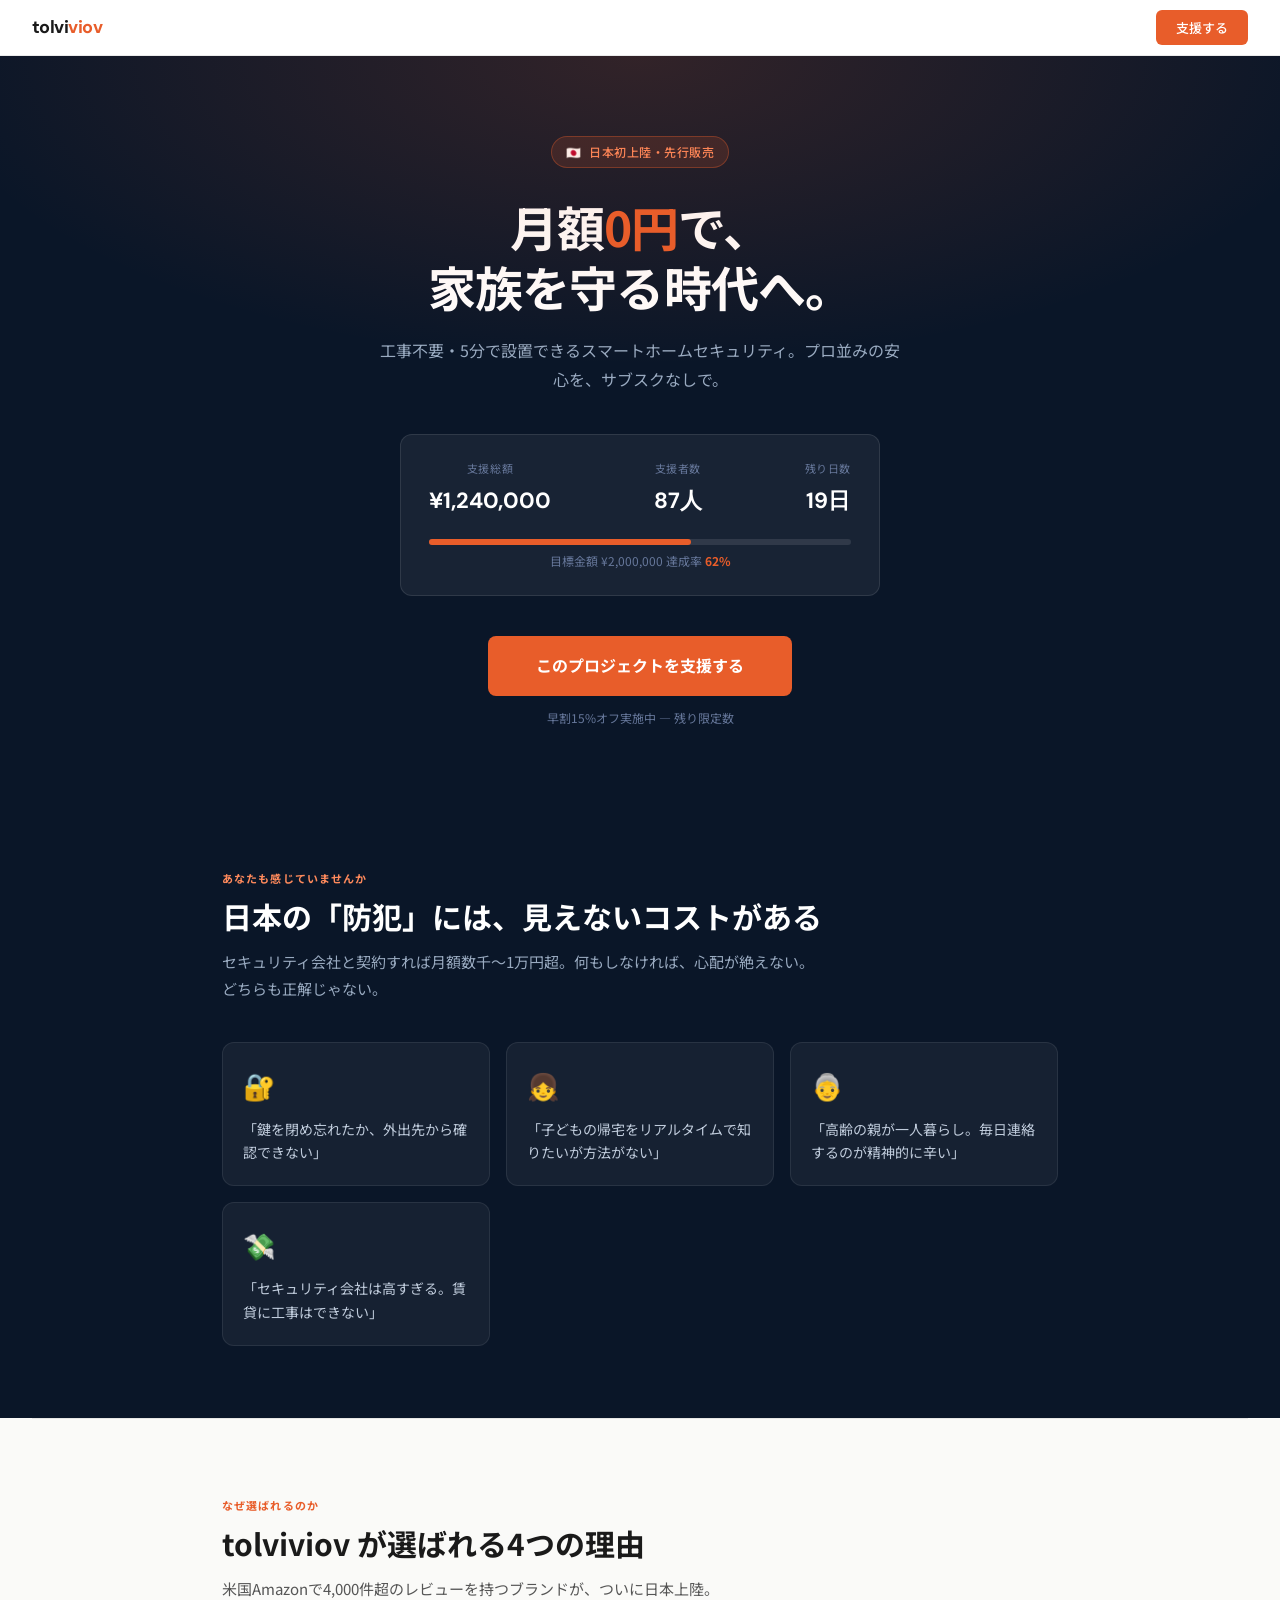
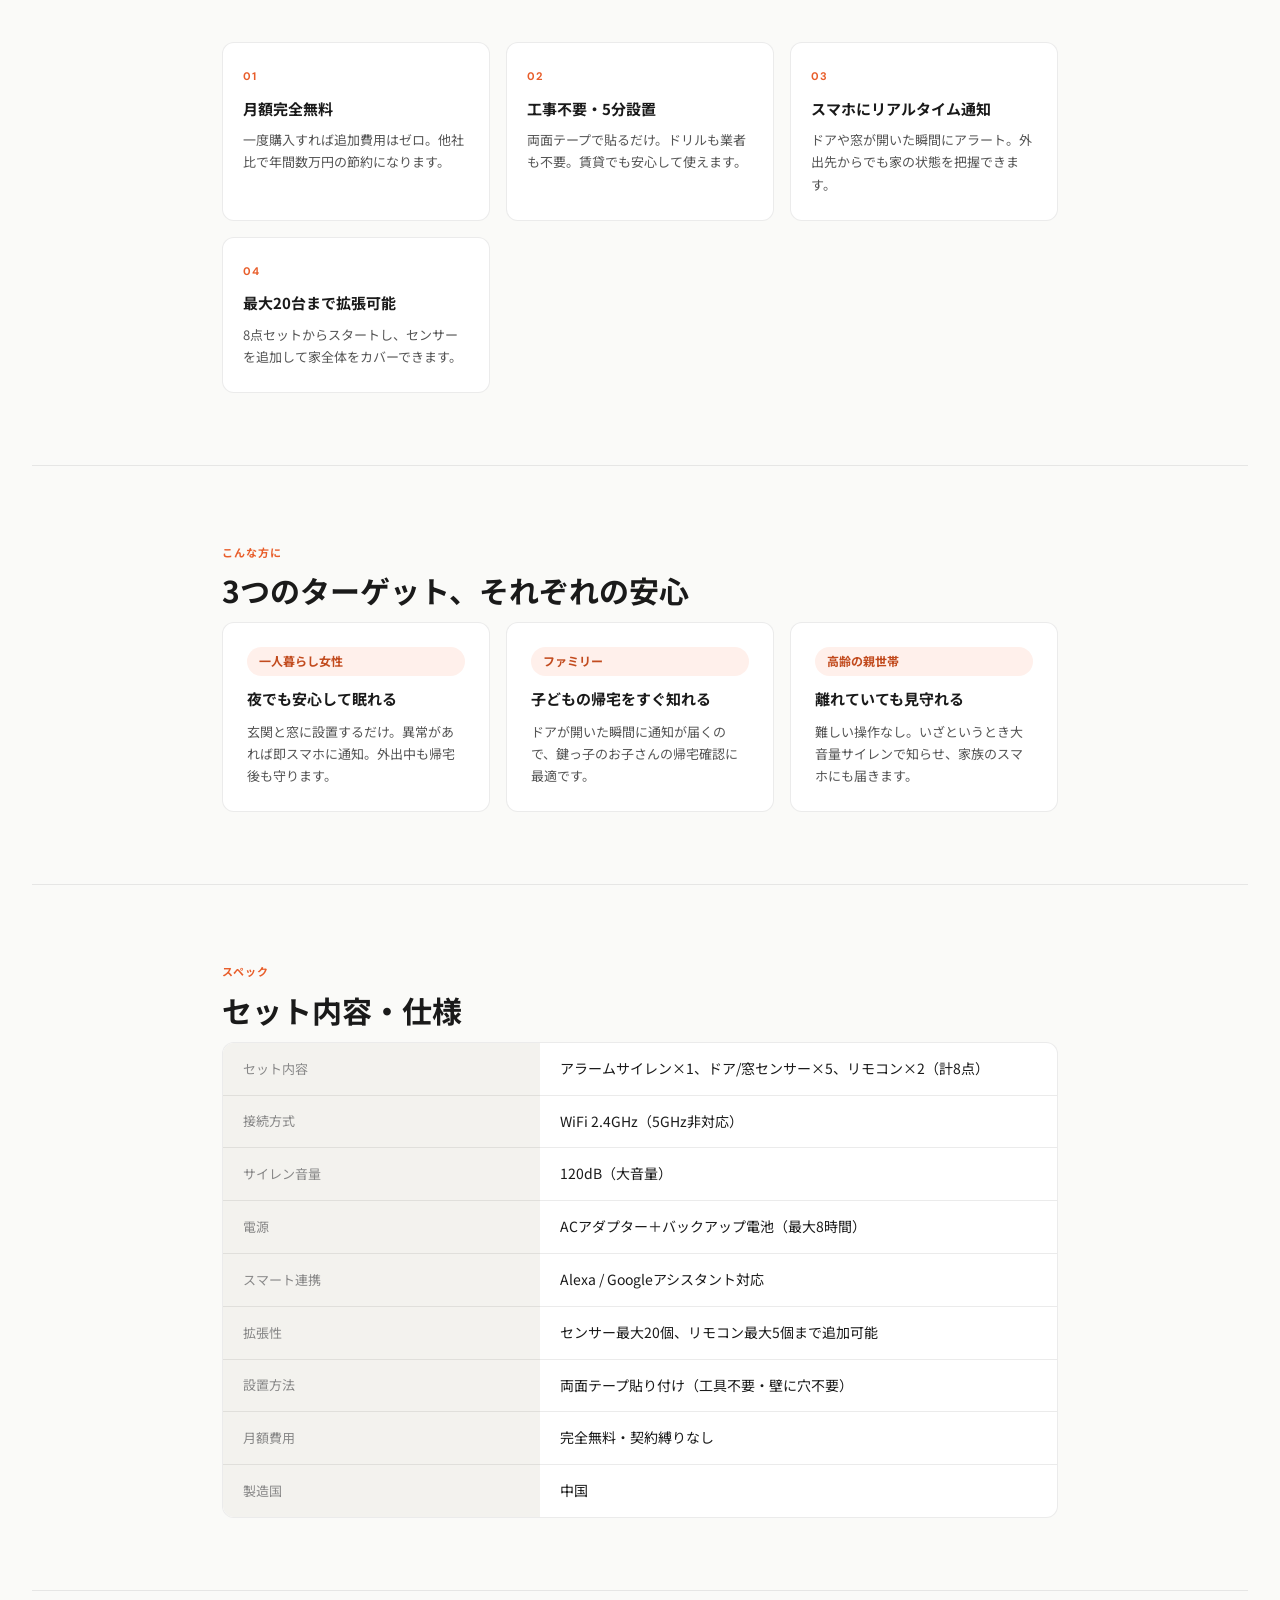
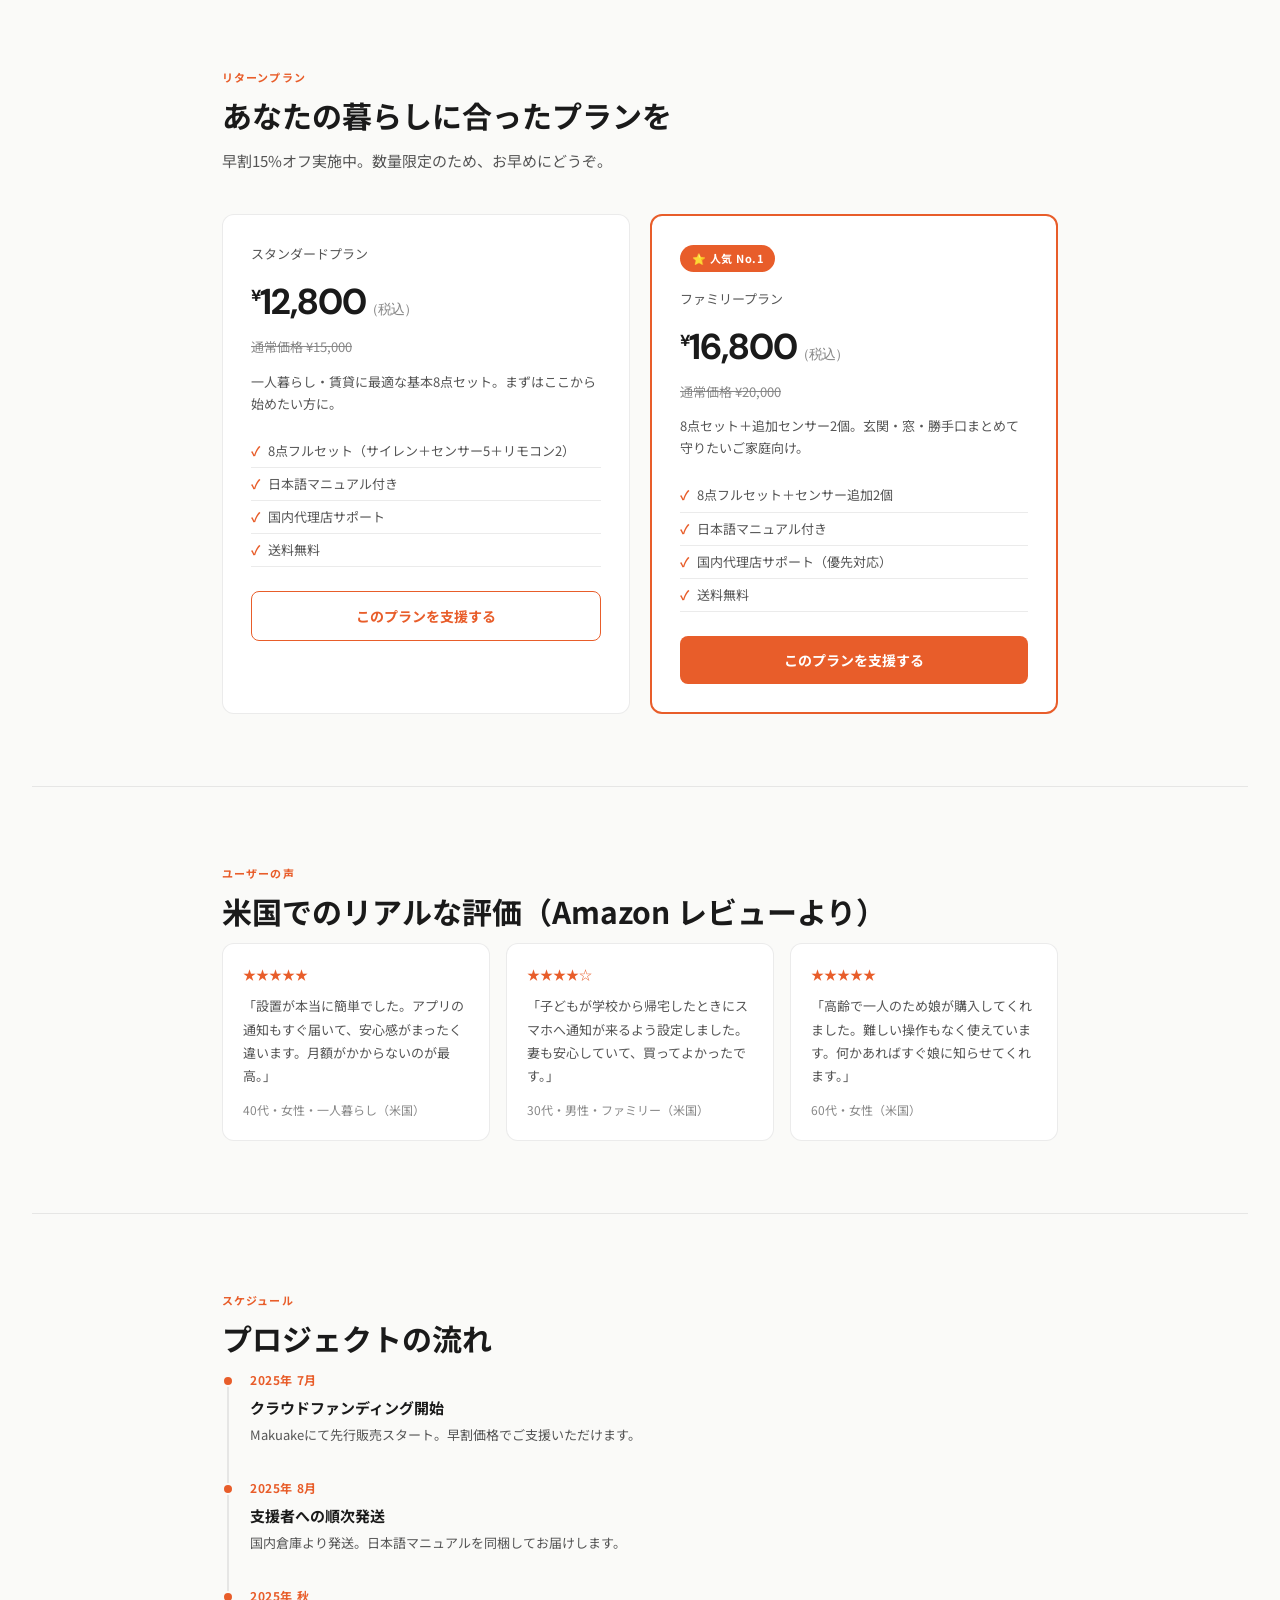
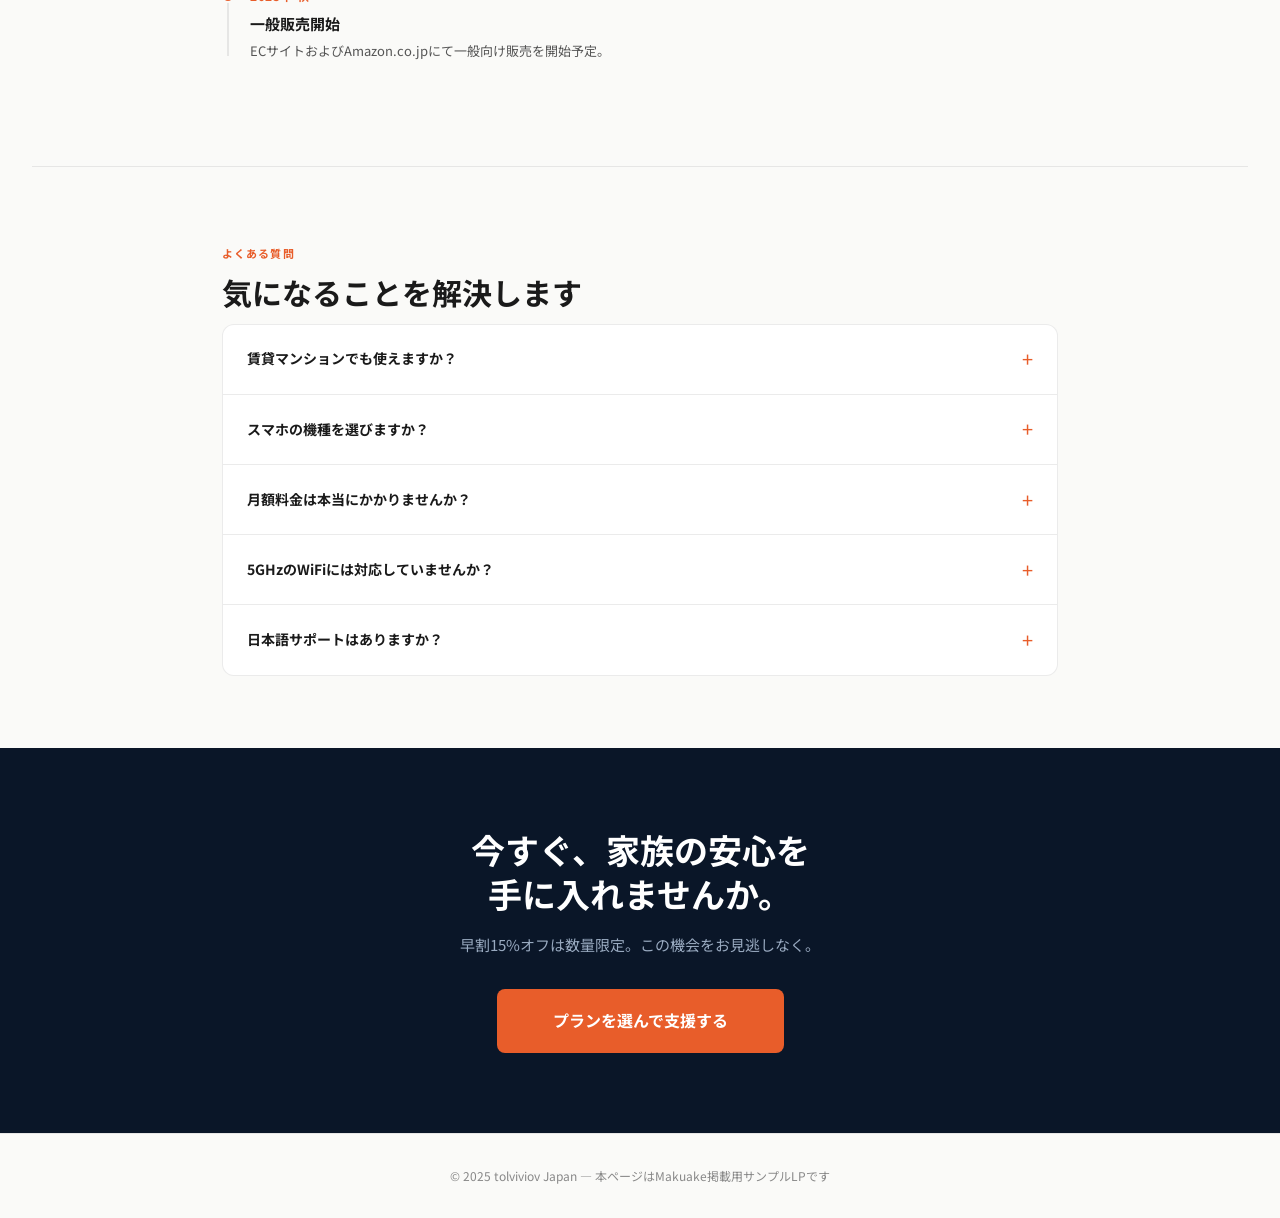
<file: tolviviov/tolviviov_lp.html>
<!DOCTYPE html>
<html lang="ja">
<head>
<meta charset="UTF-8">
<meta name="viewport" content="width=device-width, initial-scale=1.0">
<title>tolviviov｜月額0円のスマートホームセキュリティ — 日本初上陸</title>
<link rel="preconnect" href="https://fonts.googleapis.com">
<link rel="preconnect" href="https://fonts.gstatic.com" crossorigin>
<link href="https://fonts.googleapis.com/css2?family=Noto+Sans+JP:wght@400;500;700&family=DM+Sans:wght@400;500;700&display=swap" rel="stylesheet">
<style>
  *, *::before, *::after { box-sizing: border-box; margin: 0; padding: 0; }

  :root {
    --orange: #E85D2A;
    --orange-dark: #C24B1E;
    --orange-light: #FFF0EB;
    --navy: #0A1628;
    --navy-mid: #1A2E4A;
    --text: #1A1A1A;
    --text-mid: #555;
    --text-light: #888;
    --bg: #FAFAF8;
    --bg-sec: #F3F2EE;
    --white: #FFFFFF;
    --border: rgba(0,0,0,0.08);
    --radius: 12px;
    --radius-sm: 8px;
  }

  html { scroll-behavior: smooth; }

  body {
    font-family: 'Noto Sans JP', sans-serif;
    background: var(--bg);
    color: var(--text);
    line-height: 1.7;
    font-size: 15px;
  }

  /* ── NAV ── */
  nav {
    position: sticky; top: 0; z-index: 100;
    background: rgba(255,255,255,0.92);
    backdrop-filter: blur(12px);
    border-bottom: 1px solid var(--border);
    padding: 0 2rem;
    display: flex; align-items: center; justify-content: space-between;
    height: 56px;
  }
  .nav-logo { font-family: 'DM Sans', sans-serif; font-weight: 700; font-size: 18px; letter-spacing: -0.03em; color: var(--text); }
  .nav-logo span { color: var(--orange); }
  .nav-cta {
    background: var(--orange); color: #fff;
    border: none; border-radius: 6px;
    padding: 8px 20px; font-size: 13px; font-weight: 500;
    cursor: pointer; font-family: inherit;
    transition: background 0.2s;
  }
  .nav-cta:hover { background: var(--orange-dark); }

  /* ── HERO ── */
  .hero {
    background: var(--navy);
    padding: 5rem 2rem 4rem;
    text-align: center;
    position: relative;
    overflow: hidden;
  }
  .hero::before {
    content: '';
    position: absolute; inset: 0;
    background: radial-gradient(ellipse 80% 60% at 50% 0%, rgba(232,93,42,0.18) 0%, transparent 70%);
    pointer-events: none;
  }
  .hero-eyebrow {
    display: inline-flex; align-items: center; gap: 8px;
    background: rgba(232,93,42,0.15);
    border: 1px solid rgba(232,93,42,0.35);
    color: #FF8A5C;
    font-size: 12px; font-weight: 500;
    padding: 5px 14px; border-radius: 20px;
    margin-bottom: 1.75rem;
    letter-spacing: 0.04em;
  }
  .hero-eyebrow::before { content: '🇯🇵'; }
  .hero h1 {
    font-family: 'Noto Sans JP', sans-serif;
    font-size: clamp(28px, 5vw, 48px);
    font-weight: 700;
    color: #fff;
    line-height: 1.25;
    letter-spacing: -0.02em;
    margin-bottom: 1.25rem;
    max-width: 700px;
    margin-left: auto; margin-right: auto;
  }
  .hero h1 em { color: var(--orange); font-style: normal; }
  .hero-sub {
    font-size: 16px; color: #99AAC0;
    max-width: 520px; margin: 0 auto 2.5rem;
    line-height: 1.8;
  }

  .hero-progress-wrap {
    max-width: 480px; margin: 0 auto 2.5rem;
    background: rgba(255,255,255,0.06);
    border: 1px solid rgba(255,255,255,0.1);
    border-radius: var(--radius);
    padding: 1.5rem 1.75rem;
  }
  .hero-stats-row { display: flex; justify-content: space-between; margin-bottom: 1.25rem; }
  .hero-stat-item label { display: block; font-size: 11px; color: #66779A; margin-bottom: 4px; letter-spacing: 0.05em; }
  .hero-stat-item span { font-family: 'DM Sans', sans-serif; font-size: 22px; font-weight: 700; color: #fff; }
  .pbar-track { background: rgba(255,255,255,0.1); border-radius: 4px; height: 6px; margin-bottom: 6px; }
  .pbar-fill { background: var(--orange); height: 6px; border-radius: 4px; width: 62%; }
  .pbar-label { font-size: 12px; color: #66779A; }
  .pbar-label strong { color: var(--orange); }

  .hero-btn {
    display: inline-block;
    background: var(--orange); color: #fff;
    font-family: inherit; font-size: 16px; font-weight: 700;
    padding: 16px 48px; border-radius: 8px; border: none;
    cursor: pointer; transition: transform 0.15s, background 0.2s;
    text-decoration: none;
  }
  .hero-btn:hover { background: var(--orange-dark); transform: translateY(-1px); }
  .hero-note { margin-top: 12px; font-size: 12px; color: #66779A; }

  /* ── SECTION WRAPPER ── */
  .section { padding: 4.5rem 2rem; max-width: 900px; margin: 0 auto; }
  .section-eyebrow {
    display: inline-block;
    font-size: 11px; font-weight: 700; letter-spacing: 0.1em;
    color: var(--orange); margin-bottom: 0.6rem;
    text-transform: uppercase;
  }
  .section-title { font-size: clamp(22px, 3.5vw, 30px); font-weight: 700; line-height: 1.3; margin-bottom: 0.75rem; }
  .section-lead { font-size: 15px; color: var(--text-mid); line-height: 1.8; margin-bottom: 2.5rem; max-width: 600px; }

  /* ── DIVIDER ── */
  .divider { border: none; border-top: 1px solid var(--border); margin: 0 2rem; }

  /* ── PAIN SECTION ── */
  .pain-bg { background: var(--navy); }
  .pain-section { padding: 4.5rem 2rem; max-width: 900px; margin: 0 auto; }
  .pain-section .section-title { color: #fff; }
  .pain-section .section-lead { color: #99AAC0; }
  .pain-grid { display: grid; grid-template-columns: repeat(auto-fit, minmax(200px, 1fr)); gap: 16px; }
  .pain-card {
    background: rgba(255,255,255,0.05);
    border: 1px solid rgba(255,255,255,0.08);
    border-radius: var(--radius);
    padding: 1.25rem;
  }
  .pain-icon { font-size: 26px; margin-bottom: 10px; display: block; }
  .pain-card p { font-size: 14px; color: #C0CCDC; line-height: 1.7; }

  /* ── FEATURES ── */
  .features-grid { display: grid; grid-template-columns: repeat(auto-fit, minmax(200px, 1fr)); gap: 16px; }
  .feature-card {
    background: var(--white);
    border: 1px solid var(--border);
    border-radius: var(--radius);
    padding: 1.5rem 1.25rem;
    transition: box-shadow 0.2s;
  }
  .feature-card:hover { box-shadow: 0 4px 20px rgba(0,0,0,0.07); }
  .feature-num {
    font-family: 'DM Sans', sans-serif;
    font-size: 11px; font-weight: 700;
    color: var(--orange); letter-spacing: 0.08em;
    margin-bottom: 10px; display: block;
  }
  .feature-card h3 { font-size: 15px; font-weight: 700; margin-bottom: 8px; }
  .feature-card p { font-size: 13px; color: var(--text-mid); line-height: 1.7; }

  /* ── TARGETS ── */
  .target-grid { display: grid; grid-template-columns: repeat(auto-fit, minmax(240px, 1fr)); gap: 16px; }
  .target-card {
    background: var(--white);
    border: 1px solid var(--border);
    border-radius: var(--radius);
    padding: 1.5rem;
    display: flex; flex-direction: column; gap: 10px;
  }
  .target-label {
    display: inline-block;
    background: var(--orange-light);
    color: var(--orange-dark);
    font-size: 12px; font-weight: 700;
    padding: 4px 12px; border-radius: 20px;
  }
  .target-card h3 { font-size: 15px; font-weight: 700; }
  .target-card p { font-size: 13px; color: var(--text-mid); line-height: 1.7; }

  /* ── SPEC ── */
  .spec-wrap {
    background: var(--white);
    border: 1px solid var(--border);
    border-radius: var(--radius);
    overflow: hidden;
  }
  .spec-table { width: 100%; border-collapse: collapse; }
  .spec-table tr { border-bottom: 1px solid var(--border); }
  .spec-table tr:last-child { border-bottom: none; }
  .spec-table td { padding: 14px 20px; font-size: 14px; }
  .spec-table td:first-child { color: var(--text-light); width: 38%; background: var(--bg-sec); font-size: 13px; }

  /* ── PLANS ── */
  .plans-grid { display: grid; grid-template-columns: repeat(auto-fit, minmax(260px, 1fr)); gap: 20px; }
  .plan-card {
    background: var(--white);
    border: 1px solid var(--border);
    border-radius: var(--radius);
    padding: 1.75rem;
    position: relative;
  }
  .plan-card.featured {
    border: 2px solid var(--orange);
  }
  .plan-badge {
    display: inline-block;
    background: var(--orange); color: #fff;
    font-size: 11px; font-weight: 700;
    padding: 4px 12px; border-radius: 20px;
    margin-bottom: 1rem;
    letter-spacing: 0.04em;
  }
  .plan-name { font-size: 13px; color: var(--text-mid); margin-bottom: 6px; }
  .plan-price {
    font-family: 'DM Sans', sans-serif;
    font-size: 36px; font-weight: 700;
    color: var(--text); letter-spacing: -0.03em;
    margin-bottom: 4px;
  }
  .plan-price sup { font-size: 16px; vertical-align: super; }
  .plan-price span { font-size: 14px; color: var(--text-light); font-weight: 400; }
  .plan-original { font-size: 13px; color: var(--text-light); text-decoration: line-through; margin-bottom: 12px; }
  .plan-desc { font-size: 13px; color: var(--text-mid); line-height: 1.7; margin-bottom: 1.25rem; }
  .plan-items { list-style: none; margin-bottom: 1.5rem; }
  .plan-items li { font-size: 13px; color: var(--text-mid); padding: 5px 0; border-bottom: 1px solid var(--border); display: flex; align-items: center; gap: 8px; }
  .plan-items li::before { content: '✓'; color: var(--orange); font-weight: 700; flex-shrink: 0; }
  .plan-btn {
    display: block; width: 100%;
    background: var(--orange); color: #fff;
    border: none; border-radius: 8px;
    padding: 14px; font-size: 14px; font-weight: 700;
    cursor: pointer; font-family: inherit;
    transition: background 0.2s;
  }
  .plan-btn:hover { background: var(--orange-dark); }
  .plan-card:not(.featured) .plan-btn {
    background: transparent;
    border: 1px solid var(--orange);
    color: var(--orange);
  }
  .plan-card:not(.featured) .plan-btn:hover { background: var(--orange-light); }

  /* ── REVIEWS ── */
  .reviews-grid { display: grid; grid-template-columns: repeat(auto-fit, minmax(240px, 1fr)); gap: 16px; }
  .review-card {
    background: var(--white);
    border: 1px solid var(--border);
    border-radius: var(--radius);
    padding: 1.25rem;
  }
  .review-stars { color: var(--orange); font-size: 13px; margin-bottom: 8px; }
  .review-text { font-size: 13px; color: var(--text-mid); line-height: 1.8; margin-bottom: 12px; }
  .review-author { font-size: 12px; color: var(--text-light); }

  /* ── TIMELINE ── */
  .timeline { position: relative; padding-left: 28px; }
  .timeline::before { content: ''; position: absolute; left: 5px; top: 6px; bottom: 6px; width: 2px; background: var(--border); }
  .tl-item { position: relative; margin-bottom: 2rem; }
  .tl-dot { position: absolute; left: -28px; top: 5px; width: 12px; height: 12px; background: var(--orange); border-radius: 50%; border: 2px solid var(--bg); }
  .tl-month { font-size: 12px; color: var(--orange); font-weight: 700; letter-spacing: 0.05em; margin-bottom: 4px; }
  .tl-title { font-size: 15px; font-weight: 700; margin-bottom: 4px; }
  .tl-desc { font-size: 13px; color: var(--text-mid); }

  /* ── FAQ ── */
  .faq-list { border: 1px solid var(--border); border-radius: var(--radius); overflow: hidden; background: var(--white); }
  .faq-item { border-bottom: 1px solid var(--border); }
  .faq-item:last-child { border-bottom: none; }
  .faq-q { padding: 1.1rem 1.5rem; font-size: 14px; font-weight: 700; cursor: pointer; display: flex; justify-content: space-between; align-items: center; }
  .faq-q::after { content: '+'; color: var(--orange); font-size: 20px; font-weight: 400; }
  .faq-q.open::after { content: '−'; }
  .faq-a { display: none; padding: 0 1.5rem 1.1rem; font-size: 13px; color: var(--text-mid); line-height: 1.8; }
  .faq-a.open { display: block; }

  /* ── FINAL CTA ── */
  .final-cta {
    background: var(--navy);
    padding: 5rem 2rem;
    text-align: center;
  }
  .final-cta h2 { font-size: clamp(22px, 4vw, 34px); font-weight: 700; color: #fff; margin-bottom: 1rem; line-height: 1.3; }
  .final-cta p { font-size: 15px; color: #99AAC0; margin-bottom: 2rem; }
  .final-btn {
    display: inline-block;
    background: var(--orange); color: #fff;
    font-size: 16px; font-weight: 700;
    padding: 18px 56px; border-radius: 8px;
    text-decoration: none;
    transition: background 0.2s, transform 0.15s;
  }
  .final-btn:hover { background: var(--orange-dark); transform: translateY(-1px); }

  /* ── FOOTER ── */
  footer { padding: 2rem; text-align: center; font-size: 12px; color: var(--text-light); border-top: 1px solid var(--border); }

  @media (max-width: 600px) {
    nav { padding: 0 1rem; }
    .section, .pain-section { padding: 3rem 1.25rem; }
    .hero { padding: 3.5rem 1.25rem 3rem; }
    .hero-stats-row { flex-direction: column; gap: 12px; }
    .spec-table td { padding: 12px 14px; }
  }
</style>
</head>
<body>

<!-- NAV -->
<nav>
  <div class="nav-logo">tolvi<span>viov</span></div>
  <button class="nav-cta" onclick="document.getElementById('plans').scrollIntoView({behavior:'smooth'})">支援する</button>
</nav>

<!-- HERO -->
<section class="hero">
  <span class="hero-eyebrow">日本初上陸・先行販売</span>
  <h1>月額<em>0円</em>で、<br>家族を守る時代へ。</h1>
  <p class="hero-sub">工事不要・5分で設置できるスマートホームセキュリティ。プロ並みの安心を、サブスクなしで。</p>

  <div class="hero-progress-wrap">
    <div class="hero-stats-row">
      <div class="hero-stat-item"><label>支援総額</label><span>¥1,240,000</span></div>
      <div class="hero-stat-item"><label>支援者数</label><span>87人</span></div>
      <div class="hero-stat-item"><label>残り日数</label><span>19日</span></div>
    </div>
    <div class="pbar-track"><div class="pbar-fill"></div></div>
    <p class="pbar-label">目標金額 ¥2,000,000 達成率 <strong>62%</strong></p>
  </div>

  <a href="#plans" class="hero-btn">このプロジェクトを支援する</a>
  <p class="hero-note">早割15%オフ実施中 — 残り限定数</p>
</section>

<!-- PAIN -->
<div class="pain-bg">
  <section class="pain-section">
    <span class="section-eyebrow" style="color:#FF8A5C;">あなたも感じていませんか</span>
    <h2 class="section-title" style="color:#fff;">日本の「防犯」には、見えないコストがある</h2>
    <p class="section-lead">セキュリティ会社と契約すれば月額数千〜1万円超。何もしなければ、心配が絶えない。どちらも正解じゃない。</p>
    <div class="pain-grid">
      <div class="pain-card">
        <span class="pain-icon">🔐</span>
        <p>「鍵を閉め忘れたか、外出先から確認できない」</p>
      </div>
      <div class="pain-card">
        <span class="pain-icon">👧</span>
        <p>「子どもの帰宅をリアルタイムで知りたいが方法がない」</p>
      </div>
      <div class="pain-card">
        <span class="pain-icon">👵</span>
        <p>「高齢の親が一人暮らし。毎日連絡するのが精神的に辛い」</p>
      </div>
      <div class="pain-card">
        <span class="pain-icon">💸</span>
        <p>「セキュリティ会社は高すぎる。賃貸に工事はできない」</p>
      </div>
    </div>
  </section>
</div>

<hr class="divider">

<!-- FEATURES -->
<section class="section">
  <span class="section-eyebrow">なぜ選ばれるのか</span>
  <h2 class="section-title">tolviviov が選ばれる4つの理由</h2>
  <p class="section-lead">米国Amazonで4,000件超のレビューを持つブランドが、ついに日本上陸。</p>
  <div class="features-grid">
    <div class="feature-card">
      <span class="feature-num">01</span>
      <h3>月額完全無料</h3>
      <p>一度購入すれば追加費用はゼロ。他社比で年間数万円の節約になります。</p>
    </div>
    <div class="feature-card">
      <span class="feature-num">02</span>
      <h3>工事不要・5分設置</h3>
      <p>両面テープで貼るだけ。ドリルも業者も不要。賃貸でも安心して使えます。</p>
    </div>
    <div class="feature-card">
      <span class="feature-num">03</span>
      <h3>スマホにリアルタイム通知</h3>
      <p>ドアや窓が開いた瞬間にアラート。外出先からでも家の状態を把握できます。</p>
    </div>
    <div class="feature-card">
      <span class="feature-num">04</span>
      <h3>最大20台まで拡張可能</h3>
      <p>8点セットからスタートし、センサーを追加して家全体をカバーできます。</p>
    </div>
  </div>
</section>

<hr class="divider">

<!-- TARGETS -->
<section class="section">
  <span class="section-eyebrow">こんな方に</span>
  <h2 class="section-title">3つのターゲット、それぞれの安心</h2>
  <div class="target-grid">
    <div class="target-card">
      <span class="target-label">一人暮らし女性</span>
      <h3>夜でも安心して眠れる</h3>
      <p>玄関と窓に設置するだけ。異常があれば即スマホに通知。外出中も帰宅後も守ります。</p>
    </div>
    <div class="target-card">
      <span class="target-label">ファミリー</span>
      <h3>子どもの帰宅をすぐ知れる</h3>
      <p>ドアが開いた瞬間に通知が届くので、鍵っ子のお子さんの帰宅確認に最適です。</p>
    </div>
    <div class="target-card">
      <span class="target-label">高齢の親世帯</span>
      <h3>離れていても見守れる</h3>
      <p>難しい操作なし。いざというとき大音量サイレンで知らせ、家族のスマホにも届きます。</p>
    </div>
  </div>
</section>

<hr class="divider">

<!-- SPEC -->
<section class="section">
  <span class="section-eyebrow">スペック</span>
  <h2 class="section-title">セット内容・仕様</h2>
  <div class="spec-wrap">
    <table class="spec-table">
      <tr><td>セット内容</td><td>アラームサイレン×1、ドア/窓センサー×5、リモコン×2（計8点）</td></tr>
      <tr><td>接続方式</td><td>WiFi 2.4GHz（5GHz非対応）</td></tr>
      <tr><td>サイレン音量</td><td>120dB（大音量）</td></tr>
      <tr><td>電源</td><td>ACアダプター＋バックアップ電池（最大8時間）</td></tr>
      <tr><td>スマート連携</td><td>Alexa / Googleアシスタント対応</td></tr>
      <tr><td>拡張性</td><td>センサー最大20個、リモコン最大5個まで追加可能</td></tr>
      <tr><td>設置方法</td><td>両面テープ貼り付け（工具不要・壁に穴不要）</td></tr>
      <tr><td>月額費用</td><td>完全無料・契約縛りなし</td></tr>
      <tr><td>製造国</td><td>中国</td></tr>
    </table>
  </div>
</section>

<hr class="divider">

<!-- PLANS -->
<section class="section" id="plans">
  <span class="section-eyebrow">リターンプラン</span>
  <h2 class="section-title">あなたの暮らしに合ったプランを</h2>
  <p class="section-lead">早割15%オフ実施中。数量限定のため、お早めにどうぞ。</p>
  <div class="plans-grid">
    <div class="plan-card">
      <p class="plan-name">スタンダードプラン</p>
      <div class="plan-price"><sup>¥</sup>12,800<span>（税込）</span></div>
      <p class="plan-original">通常価格 ¥15,000</p>
      <p class="plan-desc">一人暮らし・賃貸に最適な基本8点セット。まずはここから始めたい方に。</p>
      <ul class="plan-items">
        <li>8点フルセット（サイレン＋センサー5＋リモコン2）</li>
        <li>日本語マニュアル付き</li>
        <li>国内代理店サポート</li>
        <li>送料無料</li>
      </ul>
      <button class="plan-btn">このプランを支援する</button>
    </div>
    <div class="plan-card featured">
      <span class="plan-badge">⭐ 人気 No.1</span>
      <p class="plan-name">ファミリープラン</p>
      <div class="plan-price"><sup>¥</sup>16,800<span>（税込）</span></div>
      <p class="plan-original">通常価格 ¥20,000</p>
      <p class="plan-desc">8点セット＋追加センサー2個。玄関・窓・勝手口まとめて守りたいご家庭向け。</p>
      <ul class="plan-items">
        <li>8点フルセット＋センサー追加2個</li>
        <li>日本語マニュアル付き</li>
        <li>国内代理店サポート（優先対応）</li>
        <li>送料無料</li>
      </ul>
      <button class="plan-btn">このプランを支援する</button>
    </div>
  </div>
</section>

<hr class="divider">

<!-- REVIEWS -->
<section class="section">
  <span class="section-eyebrow">ユーザーの声</span>
  <h2 class="section-title">米国でのリアルな評価（Amazon レビューより）</h2>
  <div class="reviews-grid">
    <div class="review-card">
      <div class="review-stars">★★★★★</div>
      <p class="review-text">「設置が本当に簡単でした。アプリの通知もすぐ届いて、安心感がまったく違います。月額がかからないのが最高。」</p>
      <p class="review-author">40代・女性・一人暮らし（米国）</p>
    </div>
    <div class="review-card">
      <div class="review-stars">★★★★☆</div>
      <p class="review-text">「子どもが学校から帰宅したときにスマホへ通知が来るよう設定しました。妻も安心していて、買ってよかったです。」</p>
      <p class="review-author">30代・男性・ファミリー（米国）</p>
    </div>
    <div class="review-card">
      <div class="review-stars">★★★★★</div>
      <p class="review-text">「高齢で一人のため娘が購入してくれました。難しい操作もなく使えています。何かあればすぐ娘に知らせてくれます。」</p>
      <p class="review-author">60代・女性（米国）</p>
    </div>
  </div>
</section>

<hr class="divider">

<!-- TIMELINE -->
<section class="section">
  <span class="section-eyebrow">スケジュール</span>
  <h2 class="section-title">プロジェクトの流れ</h2>
  <div class="timeline">
    <div class="tl-item">
      <div class="tl-dot"></div>
      <p class="tl-month">2025年 7月</p>
      <p class="tl-title">クラウドファンディング開始</p>
      <p class="tl-desc">Makuakeにて先行販売スタート。早割価格でご支援いただけます。</p>
    </div>
    <div class="tl-item">
      <div class="tl-dot"></div>
      <p class="tl-month">2025年 8月</p>
      <p class="tl-title">支援者への順次発送</p>
      <p class="tl-desc">国内倉庫より発送。日本語マニュアルを同梱してお届けします。</p>
    </div>
    <div class="tl-item">
      <div class="tl-dot"></div>
      <p class="tl-month">2025年 秋</p>
      <p class="tl-title">一般販売開始</p>
      <p class="tl-desc">ECサイトおよびAmazon.co.jpにて一般向け販売を開始予定。</p>
    </div>
  </div>
</section>

<hr class="divider">

<!-- FAQ -->
<section class="section">
  <span class="section-eyebrow">よくある質問</span>
  <h2 class="section-title">気になることを解決します</h2>
  <div class="faq-list">
    <div class="faq-item">
      <div class="faq-q">賃貸マンションでも使えますか？</div>
      <div class="faq-a">はい。センサーは両面テープで取り付けるため、壁や窓枠に傷がつきません。退去時もきれいにはがせます。</div>
    </div>
    <div class="faq-item">
      <div class="faq-q">スマホの機種を選びますか？</div>
      <div class="faq-a">iOS・Androidどちらにも対応しています。専用アプリ（Smart Life）をインストールするだけで利用できます。</div>
    </div>
    <div class="faq-item">
      <div class="faq-q">月額料金は本当にかかりませんか？</div>
      <div class="faq-a">はい、完全無料です。一度ご購入いただければ、追加の契約・月額費用は一切不要です。</div>
    </div>
    <div class="faq-item">
      <div class="faq-q">5GHzのWiFiには対応していませんか？</div>
      <div class="faq-a">本製品は2.4GHz帯のみ対応しています。5GHz専用ルーターをお使いの場合は、2.4GHzに切り替えるか、デュアルバンドルーターの2.4GHz SSIDに接続してください。</div>
    </div>
    <div class="faq-item">
      <div class="faq-q">日本語サポートはありますか？</div>
      <div class="faq-a">はい。国内代理店として日本語での問い合わせ対応・日本語マニュアルをご用意しています。</div>
    </div>
  </div>
</section>

<!-- FINAL CTA -->
<div class="final-cta">
  <h2>今すぐ、家族の安心を<br>手に入れませんか。</h2>
  <p>早割15%オフは数量限定。この機会をお見逃しなく。</p>
  <a href="#plans" class="final-btn">プランを選んで支援する</a>
</div>

<footer>
  <p>© 2025 tolviviov Japan — 本ページはMakuake掲載用サンプルLPです</p>
</footer>

<script>
  document.querySelectorAll('.faq-q').forEach(function(q) {
    q.addEventListener('click', function() {
      var a = this.nextElementSibling;
      var isOpen = this.classList.contains('open');
      document.querySelectorAll('.faq-q').forEach(function(el) {
        el.classList.remove('open');
        el.nextElementSibling.classList.remove('open');
      });
      if (!isOpen) {
        this.classList.add('open');
        a.classList.add('open');
      }
    });
  });
  document.querySelectorAll('a[href^="#"]').forEach(function(a) {
    a.addEventListener('click', function(e) {
      var target = document.querySelector(this.getAttribute('href'));
      if (target) { e.preventDefault(); target.scrollIntoView({behavior:'smooth'}); }
    });
  });
</script>
</body>
</html>
</file>
